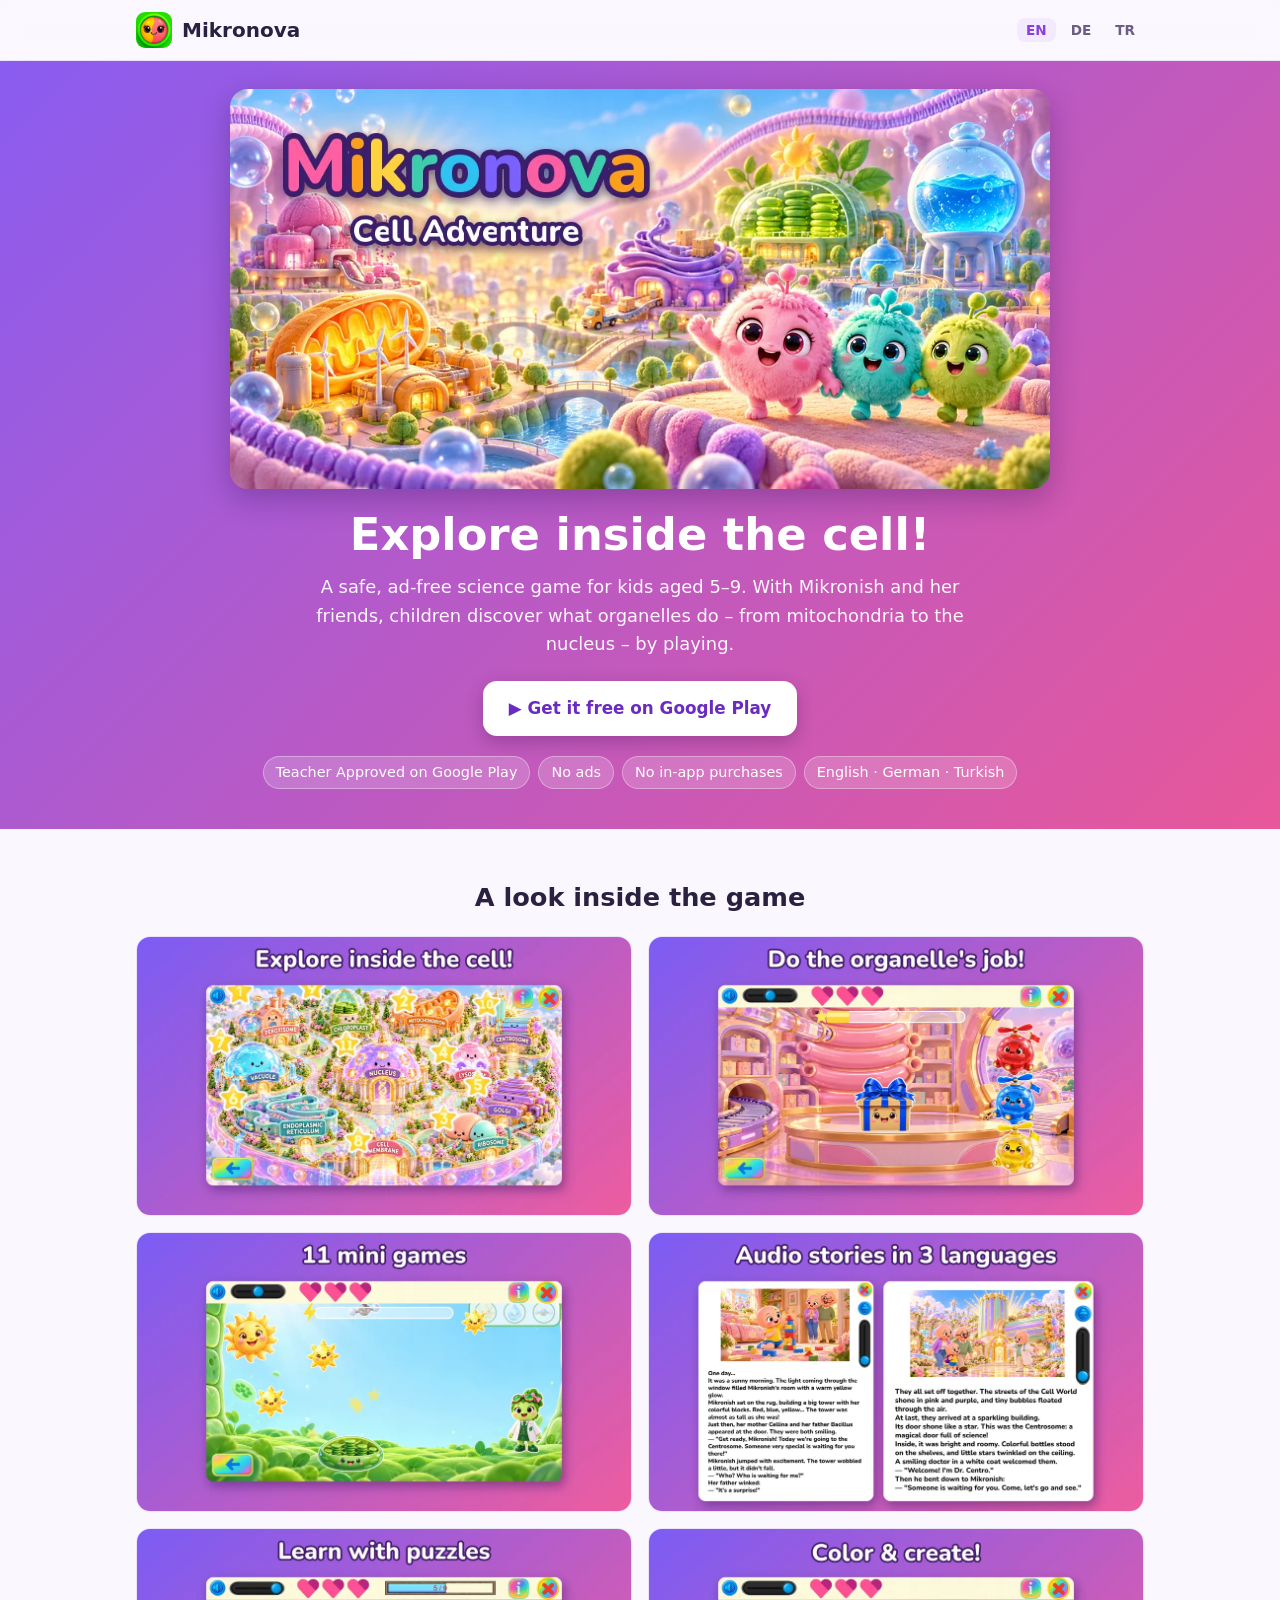
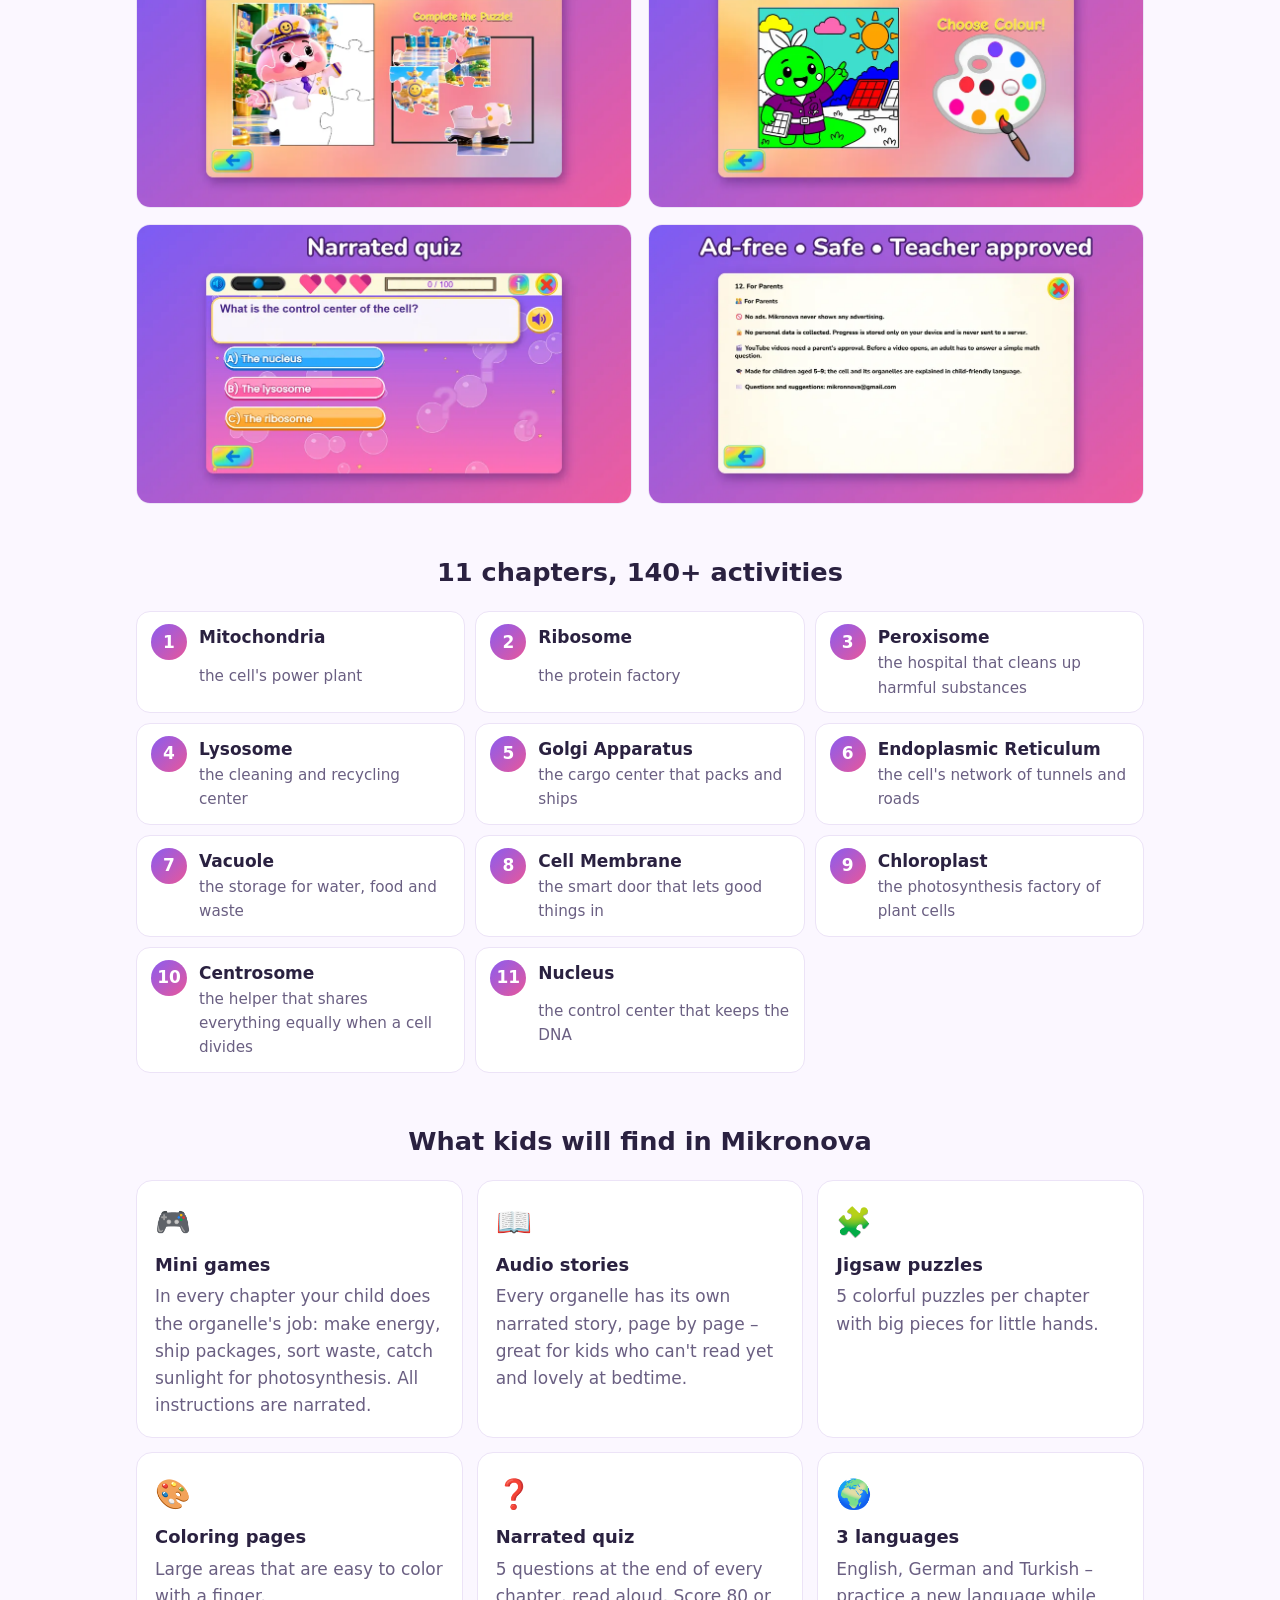
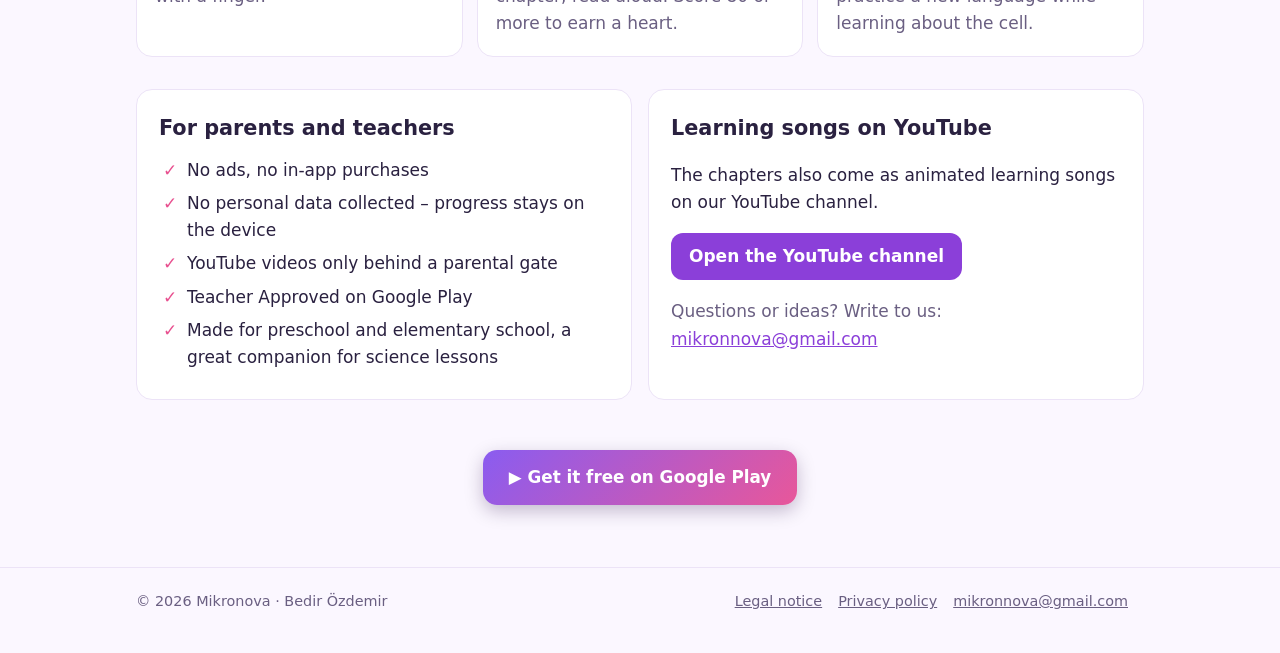
<file: index.html>
<!doctype html>
<html lang="en">
<head>
  <meta charset="utf-8">
  <meta name="viewport" content="width=device-width, initial-scale=1">
  <title>Mikronova – Cell Adventure: Science Learning Game for Kids (5–9)</title>
  <meta name="description" content="Mikronova: an ad-free educational game for kids aged 5–9. Explore the cell in 11 chapters with mini games, audio stories, puzzles, coloring pages and a narrated quiz. Teacher Approved on Google Play.">
  <link rel="canonical" href="https://mikronova-app.github.io/">
  <link rel="alternate" hreflang="en" href="https://mikronova-app.github.io/">
  <link rel="alternate" hreflang="de" href="https://mikronova-app.github.io/de.html">
  <link rel="alternate" hreflang="tr" href="https://mikronova-app.github.io/tr.html">
  <link rel="alternate" hreflang="x-default" href="https://mikronova-app.github.io/">
  <meta property="og:type" content="website">
  <meta property="og:title" content="Mikronova – Cell Adventure: Science Learning Game for Kids (5–9)">
  <meta property="og:description" content="Mikronova: an ad-free educational game for kids aged 5–9. Explore the cell in 11 chapters with mini games, audio stories, puzzles, coloring pages and a narrated quiz. Teacher Approved on Google Play.">
  <meta property="og:image" content="https://mikronova-app.github.io/img/og.jpg">
  <meta property="og:url" content="https://mikronova-app.github.io/">
  <meta name="twitter:card" content="summary_large_image">
  <link rel="stylesheet" href="style.css">
  <link rel="icon" href="img/icon.png">
  <script type="application/ld+json">{"@context": "https://schema.org", "@type": "MobileApplication", "name": "Mikronova", "operatingSystem": "Android", "applicationCategory": "EducationalApplication", "inLanguage": ["en", "de", "tr"], "url": "https://mikronova-app.github.io/", "installUrl": "https://play.google.com/store/apps/details?id=com.micronova.mikronova", "description": "Mikronova: an ad-free educational game for kids aged 5–9. Explore the cell in 11 chapters with mini games, audio stories, puzzles, coloring pages and a narrated quiz. Teacher Approved on Google Play.", "image": "https://mikronova-app.github.io/img/og.jpg", "offers": {"@type": "Offer", "price": "0", "priceCurrency": "EUR"}, "author": {"@type": "Person", "name": "Bedir Özdemir"}, "audience": {"@type": "PeopleAudience", "suggestedMinAge": 5, "suggestedMaxAge": 9}}</script>
</head>
<body>
<header class="top">
  <div class="wrap bar">
    <a class="brand" href="index.html"><img src="img/icon.png" alt="" width="36" height="36">Mikronova</a>
    <nav class="lang" aria-label="Language"><a href="index.html" hreflang="en" lang="en" aria-current="page">EN</a><a href="de.html" hreflang="de" lang="de">DE</a><a href="tr.html" hreflang="tr" lang="tr">TR</a></nav>
  </div>
</header>
<main>
  <section class="hero">
    <div class="wrap">
      <img class="banner" src="img/banner-en.webp" alt="Mikronova" width="1024" height="500">
      <h1>Explore inside the cell!</h1>
      <p class="lead">A safe, ad-free science game for kids aged 5–9. With Mikronish and her friends, children discover what organelles do – from mitochondria to the nucleus – by playing.</p>
      <a class="play" href="https://play.google.com/store/apps/details?id=com.micronova.mikronova" rel="noopener">▶ Get it free on Google Play</a>
      <ul class="badges"><li>Teacher Approved on Google Play</li><li>No ads</li><li>No in-app purchases</li><li>English · German · Turkish</li></ul>
    </div>
  </section>

  <section class="wrap">
    <h2>A look inside the game</h2>
    <div class="shots">
      <figure><img src="img/shot1-en.webp" alt="Explore inside the cell!" loading="lazy" width="1000" height="563"></figure>
      <figure><img src="img/shot2-en.webp" alt="Do the organelle&#x27;s job!" loading="lazy" width="1000" height="563"></figure>
      <figure><img src="img/shot3-en.webp" alt="11 mini games" loading="lazy" width="1000" height="563"></figure>
      <figure><img src="img/shot4-en.webp" alt="Audio stories in 3 languages" loading="lazy" width="1000" height="563"></figure>
      <figure><img src="img/shot5-en.webp" alt="Learn with puzzles" loading="lazy" width="1000" height="563"></figure>
      <figure><img src="img/shot6-en.webp" alt="Color &amp; create!" loading="lazy" width="1000" height="563"></figure>
      <figure><img src="img/shot7-en.webp" alt="Narrated quiz" loading="lazy" width="1000" height="563"></figure>
      <figure><img src="img/shot8-en.webp" alt="Ad-free • Safe • Teacher approved" loading="lazy" width="1000" height="563"></figure>
    </div>
  </section>

  <section class="wrap">
    <h2>11 chapters, 140+ activities</h2>
    <ol class="org">
      <li><span class="n">1</span><strong>Mitochondria</strong><span>the cell&#x27;s power plant</span></li>
      <li><span class="n">2</span><strong>Ribosome</strong><span>the protein factory</span></li>
      <li><span class="n">3</span><strong>Peroxisome</strong><span>the hospital that cleans up harmful substances</span></li>
      <li><span class="n">4</span><strong>Lysosome</strong><span>the cleaning and recycling center</span></li>
      <li><span class="n">5</span><strong>Golgi Apparatus</strong><span>the cargo center that packs and ships</span></li>
      <li><span class="n">6</span><strong>Endoplasmic Reticulum</strong><span>the cell&#x27;s network of tunnels and roads</span></li>
      <li><span class="n">7</span><strong>Vacuole</strong><span>the storage for water, food and waste</span></li>
      <li><span class="n">8</span><strong>Cell Membrane</strong><span>the smart door that lets good things in</span></li>
      <li><span class="n">9</span><strong>Chloroplast</strong><span>the photosynthesis factory of plant cells</span></li>
      <li><span class="n">10</span><strong>Centrosome</strong><span>the helper that shares everything equally when a cell divides</span></li>
      <li><span class="n">11</span><strong>Nucleus</strong><span>the control center that keeps the DNA</span></li>
    </ol>
  </section>

  <section class="wrap">
    <h2>What kids will find in Mikronova</h2>
    <div class="feat">
      <div class="f"><div class="ic" aria-hidden="true">🎮</div><h3>Mini games</h3><p>In every chapter your child does the organelle&#x27;s job: make energy, ship packages, sort waste, catch sunlight for photosynthesis. All instructions are narrated.</p></div>
      <div class="f"><div class="ic" aria-hidden="true">📖</div><h3>Audio stories</h3><p>Every organelle has its own narrated story, page by page – great for kids who can&#x27;t read yet and lovely at bedtime.</p></div>
      <div class="f"><div class="ic" aria-hidden="true">🧩</div><h3>Jigsaw puzzles</h3><p>5 colorful puzzles per chapter with big pieces for little hands.</p></div>
      <div class="f"><div class="ic" aria-hidden="true">🎨</div><h3>Coloring pages</h3><p>Large areas that are easy to color with a finger.</p></div>
      <div class="f"><div class="ic" aria-hidden="true">❓</div><h3>Narrated quiz</h3><p>5 questions at the end of every chapter, read aloud. Score 80 or more to earn a heart.</p></div>
      <div class="f"><div class="ic" aria-hidden="true">🌍</div><h3>3 languages</h3><p>English, German and Turkish – practice a new language while learning about the cell.</p></div>
    </div>
  </section>

  <section class="wrap two">
    <div class="card">
      <h2>For parents and teachers</h2>
      <ul class="check">
        <li>No ads, no in-app purchases</li>
        <li>No personal data collected – progress stays on the device</li>
        <li>YouTube videos only behind a parental gate</li>
        <li>Teacher Approved on Google Play</li>
        <li>Made for preschool and elementary school, a great companion for science lessons</li>
      </ul>
    </div>
    <div class="card">
      <h2>Learning songs on YouTube</h2>
      <p>The chapters also come as animated learning songs on our YouTube channel.</p>
      <a class="btn" href="https://www.youtube.com/@mikronova" rel="noopener">Open the YouTube channel</a>
      <p class="contact">Questions or ideas? Write to us: <a href="mailto:mikronnova@gmail.com">mikronnova@gmail.com</a></p>
    </div>
  </section>

  <section class="wrap cta">
    <a class="play" href="https://play.google.com/store/apps/details?id=com.micronova.mikronova" rel="noopener">▶ Get it free on Google Play</a>
  </section>
</main>
<footer>
  <div class="wrap foot">
    <span>© 2026 Mikronova · Bedir Özdemir</span>
    <nav><a href="impressum.html">Legal notice</a><a href="datenschutz.html#en">Privacy policy</a><a href="mailto:mikronnova@gmail.com">mikronnova@gmail.com</a></nav>
  </div>
</footer>
</body>
</html>
</file>
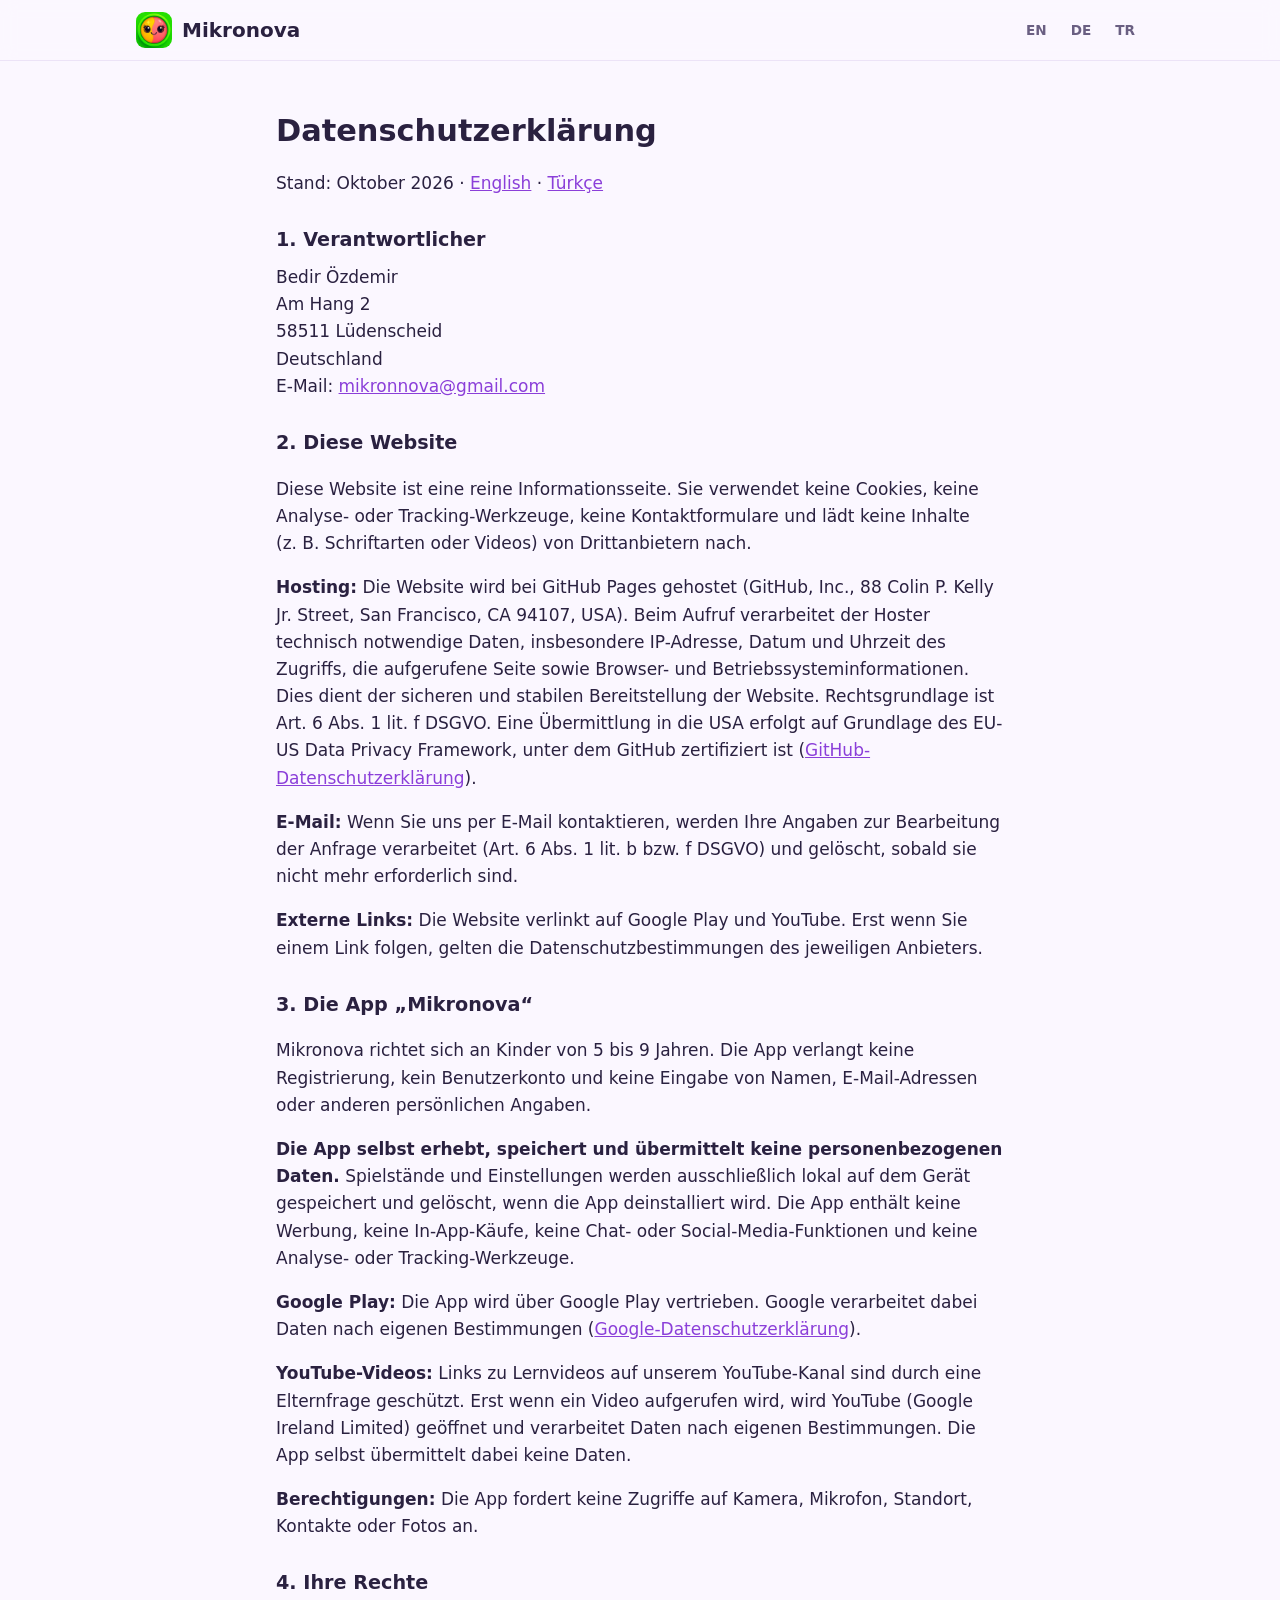
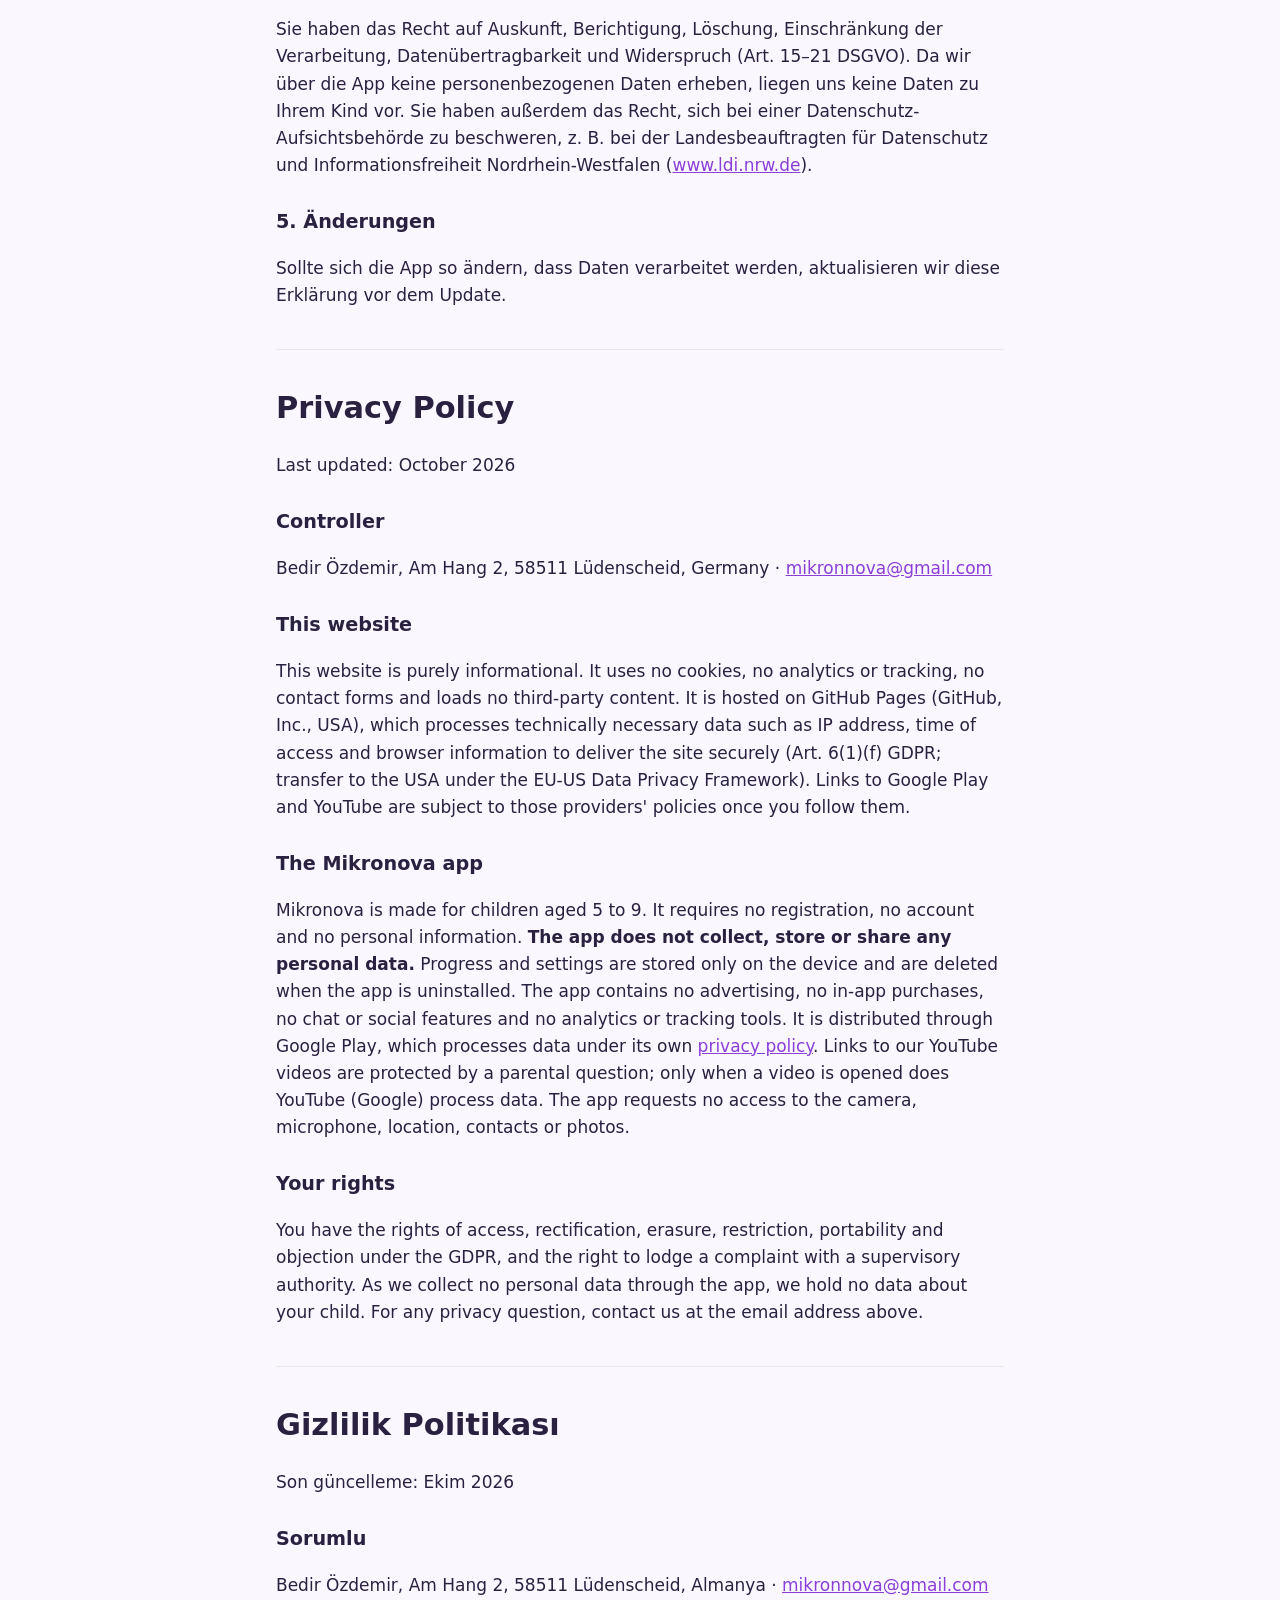
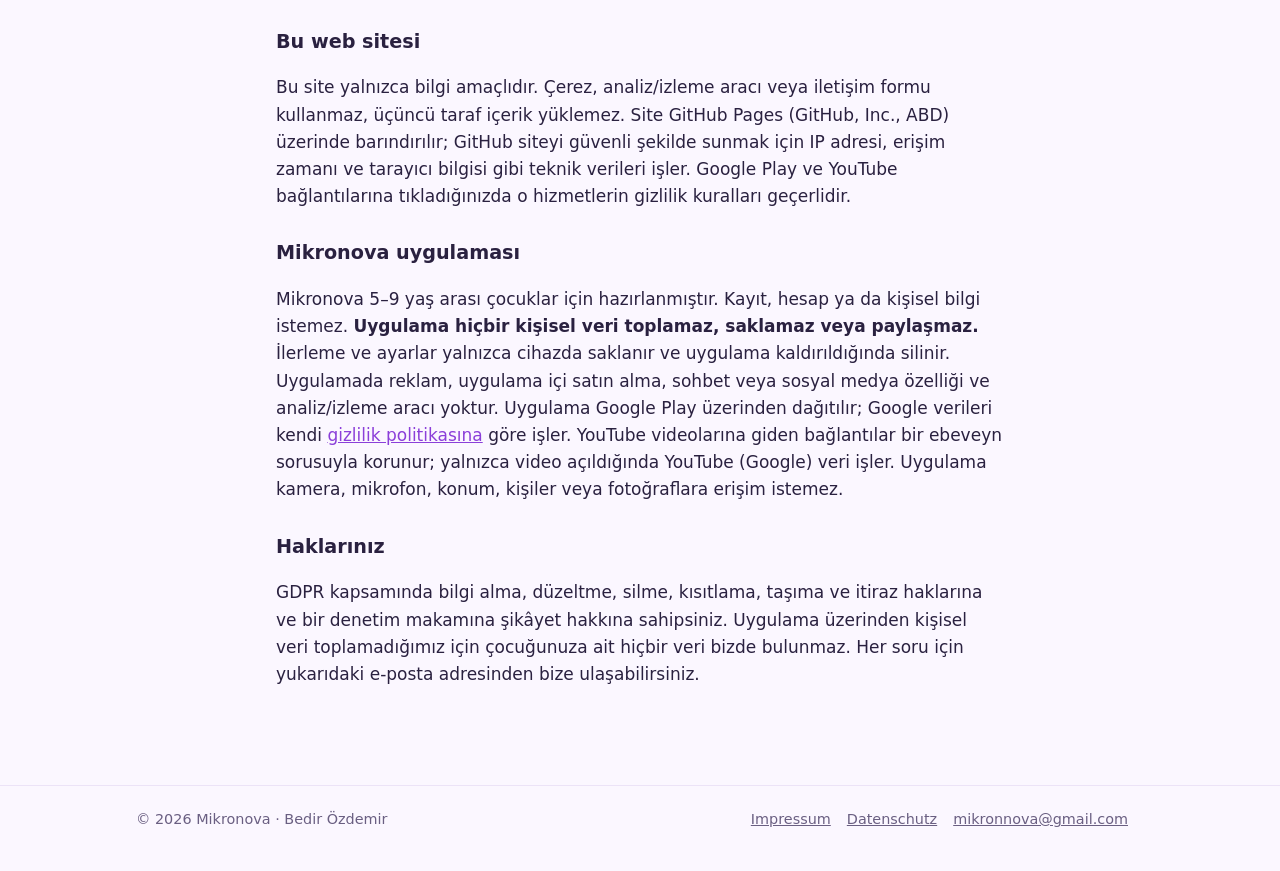
<file: datenschutz.html>
<!doctype html>
<html lang="de">
<head>
  <meta charset="utf-8">
  <meta name="viewport" content="width=device-width, initial-scale=1">
  <title>Mikronova – Datenschutz / Privacy Policy / Gizlilik Politikası</title>
  <link rel="stylesheet" href="style.css">
  <link rel="icon" href="img/icon.png">
</head>
<body>
<header class="top">
  <div class="wrap bar">
    <a class="brand" href="de.html"><img src="img/icon.png" alt="" width="36" height="36">Mikronova</a>
    <nav class="lang" aria-label="Sprache"><a href="index.html" hreflang="en" lang="en">EN</a><a href="de.html" hreflang="de" lang="de">DE</a><a href="tr.html" hreflang="tr" lang="tr">TR</a></nav>
  </div>
</header>
<main class="wrap doc">
  <h1>Datenschutzerklärung</h1>
  <p>Stand: Oktober 2026 · <a href="#en">English</a> · <a href="#tr">Türkçe</a></p>
  <h2>1. Verantwortlicher</h2>
  <address>Bedir Özdemir<br>
    Am Hang 2<br>
    58511 Lüdenscheid<br>
    Deutschland<br>E-Mail: <a href="mailto:mikronnova@gmail.com">mikronnova@gmail.com</a></address>

  <h2>2. Diese Website</h2>
  <p>Diese Website ist eine reine Informationsseite. Sie verwendet keine Cookies, keine Analyse- oder Tracking-Werkzeuge, keine Kontaktformulare und lädt keine Inhalte (z.&nbsp;B. Schriftarten oder Videos) von Drittanbietern nach.</p>
  <p><strong>Hosting:</strong> Die Website wird bei GitHub Pages gehostet (GitHub, Inc., 88 Colin P. Kelly Jr. Street, San Francisco, CA 94107, USA). Beim Aufruf verarbeitet der Hoster technisch notwendige Daten, insbesondere IP-Adresse, Datum und Uhrzeit des Zugriffs, die aufgerufene Seite sowie Browser- und Betriebssysteminformationen. Dies dient der sicheren und stabilen Bereitstellung der Website. Rechtsgrundlage ist Art. 6 Abs. 1 lit. f DSGVO. Eine Übermittlung in die USA erfolgt auf Grundlage des EU-US Data Privacy Framework, unter dem GitHub zertifiziert ist (<a href="https://docs.github.com/site-policy/privacy-policies/github-general-privacy-statement" rel="noopener">GitHub-Datenschutzerklärung</a>).</p>
  <p><strong>E-Mail:</strong> Wenn Sie uns per E-Mail kontaktieren, werden Ihre Angaben zur Bearbeitung der Anfrage verarbeitet (Art. 6 Abs. 1 lit. b bzw. f DSGVO) und gelöscht, sobald sie nicht mehr erforderlich sind.</p>
  <p><strong>Externe Links:</strong> Die Website verlinkt auf Google Play und YouTube. Erst wenn Sie einem Link folgen, gelten die Datenschutzbestimmungen des jeweiligen Anbieters.</p>

  <h2>3. Die App „Mikronova“</h2>
  <p>Mikronova richtet sich an Kinder von 5 bis 9 Jahren. Die App verlangt keine Registrierung, kein Benutzerkonto und keine Eingabe von Namen, E-Mail-Adressen oder anderen persönlichen Angaben.</p>
  <p><strong>Die App selbst erhebt, speichert und übermittelt keine personenbezogenen Daten.</strong> Spielstände und Einstellungen werden ausschließlich lokal auf dem Gerät gespeichert und gelöscht, wenn die App deinstalliert wird. Die App enthält keine Werbung, keine In-App-Käufe, keine Chat- oder Social-Media-Funktionen und keine Analyse- oder Tracking-Werkzeuge.</p>
  <p><strong>Google Play:</strong> Die App wird über Google Play vertrieben. Google verarbeitet dabei Daten nach eigenen Bestimmungen (<a href="https://policies.google.com/privacy" rel="noopener">Google-Datenschutzerklärung</a>).</p>
  <p><strong>YouTube-Videos:</strong> Links zu Lernvideos auf unserem YouTube-Kanal sind durch eine Elternfrage geschützt. Erst wenn ein Video aufgerufen wird, wird YouTube (Google Ireland Limited) geöffnet und verarbeitet Daten nach eigenen Bestimmungen. Die App selbst übermittelt dabei keine Daten.</p>
  <p><strong>Berechtigungen:</strong> Die App fordert keine Zugriffe auf Kamera, Mikrofon, Standort, Kontakte oder Fotos an.</p>

  <h2>4. Ihre Rechte</h2>
  <p>Sie haben das Recht auf Auskunft, Berichtigung, Löschung, Einschränkung der Verarbeitung, Datenübertragbarkeit und Widerspruch (Art. 15–21 DSGVO). Da wir über die App keine personenbezogenen Daten erheben, liegen uns keine Daten zu Ihrem Kind vor. Sie haben außerdem das Recht, sich bei einer Datenschutz-Aufsichtsbehörde zu beschweren, z.&nbsp;B. bei der Landesbeauftragten für Datenschutz und Informationsfreiheit Nordrhein-Westfalen (<a href="https://www.ldi.nrw.de" rel="noopener">www.ldi.nrw.de</a>).</p>
  <h2>5. Änderungen</h2>
  <p>Sollte sich die App so ändern, dass Daten verarbeitet werden, aktualisieren wir diese Erklärung vor dem Update.</p>

  <hr>
  <section id="en" lang="en">
    <h1>Privacy Policy</h1>
    <p>Last updated: October 2026</p>
    <h2>Controller</h2>
    <p>Bedir Özdemir, Am Hang 2, 58511 Lüdenscheid, Germany · <a href="mailto:mikronnova@gmail.com">mikronnova@gmail.com</a></p>
    <h2>This website</h2>
    <p>This website is purely informational. It uses no cookies, no analytics or tracking, no contact forms and loads no third-party content. It is hosted on GitHub Pages (GitHub, Inc., USA), which processes technically necessary data such as IP address, time of access and browser information to deliver the site securely (Art. 6(1)(f) GDPR; transfer to the USA under the EU-US Data Privacy Framework). Links to Google Play and YouTube are subject to those providers' policies once you follow them.</p>
    <h2>The Mikronova app</h2>
    <p>Mikronova is made for children aged 5 to 9. It requires no registration, no account and no personal information. <strong>The app does not collect, store or share any personal data.</strong> Progress and settings are stored only on the device and are deleted when the app is uninstalled. The app contains no advertising, no in-app purchases, no chat or social features and no analytics or tracking tools. It is distributed through Google Play, which processes data under its own <a href="https://policies.google.com/privacy" rel="noopener">privacy policy</a>. Links to our YouTube videos are protected by a parental question; only when a video is opened does YouTube (Google) process data. The app requests no access to the camera, microphone, location, contacts or photos.</p>
    <h2>Your rights</h2>
    <p>You have the rights of access, rectification, erasure, restriction, portability and objection under the GDPR, and the right to lodge a complaint with a supervisory authority. As we collect no personal data through the app, we hold no data about your child. For any privacy question, contact us at the email address above.</p>
  </section>

  <hr>
  <section id="tr" lang="tr">
    <h1>Gizlilik Politikası</h1>
    <p>Son güncelleme: Ekim 2026</p>
    <h2>Sorumlu</h2>
    <p>Bedir Özdemir, Am Hang 2, 58511 Lüdenscheid, Almanya · <a href="mailto:mikronnova@gmail.com">mikronnova@gmail.com</a></p>
    <h2>Bu web sitesi</h2>
    <p>Bu site yalnızca bilgi amaçlıdır. Çerez, analiz/izleme aracı veya iletişim formu kullanmaz, üçüncü taraf içerik yüklemez. Site GitHub Pages (GitHub, Inc., ABD) üzerinde barındırılır; GitHub siteyi güvenli şekilde sunmak için IP adresi, erişim zamanı ve tarayıcı bilgisi gibi teknik verileri işler. Google Play ve YouTube bağlantılarına tıkladığınızda o hizmetlerin gizlilik kuralları geçerlidir.</p>
    <h2>Mikronova uygulaması</h2>
    <p>Mikronova 5–9 yaş arası çocuklar için hazırlanmıştır. Kayıt, hesap ya da kişisel bilgi istemez. <strong>Uygulama hiçbir kişisel veri toplamaz, saklamaz veya paylaşmaz.</strong> İlerleme ve ayarlar yalnızca cihazda saklanır ve uygulama kaldırıldığında silinir. Uygulamada reklam, uygulama içi satın alma, sohbet veya sosyal medya özelliği ve analiz/izleme aracı yoktur. Uygulama Google Play üzerinden dağıtılır; Google verileri kendi <a href="https://policies.google.com/privacy" rel="noopener">gizlilik politikasına</a> göre işler. YouTube videolarına giden bağlantılar bir ebeveyn sorusuyla korunur; yalnızca video açıldığında YouTube (Google) veri işler. Uygulama kamera, mikrofon, konum, kişiler veya fotoğraflara erişim istemez.</p>
    <h2>Haklarınız</h2>
    <p>GDPR kapsamında bilgi alma, düzeltme, silme, kısıtlama, taşıma ve itiraz haklarına ve bir denetim makamına şikâyet hakkına sahipsiniz. Uygulama üzerinden kişisel veri toplamadığımız için çocuğunuza ait hiçbir veri bizde bulunmaz. Her soru için yukarıdaki e-posta adresinden bize ulaşabilirsiniz.</p>
  </section>
</main>
<footer>
  <div class="wrap foot">
    <span>© 2026 Mikronova · Bedir Özdemir</span>
    <nav><a href="impressum.html">Impressum</a><a href="datenschutz.html">Datenschutz</a><a href="mailto:mikronnova@gmail.com">mikronnova@gmail.com</a></nav>
  </div>
</footer>
</body>
</html>
</file>
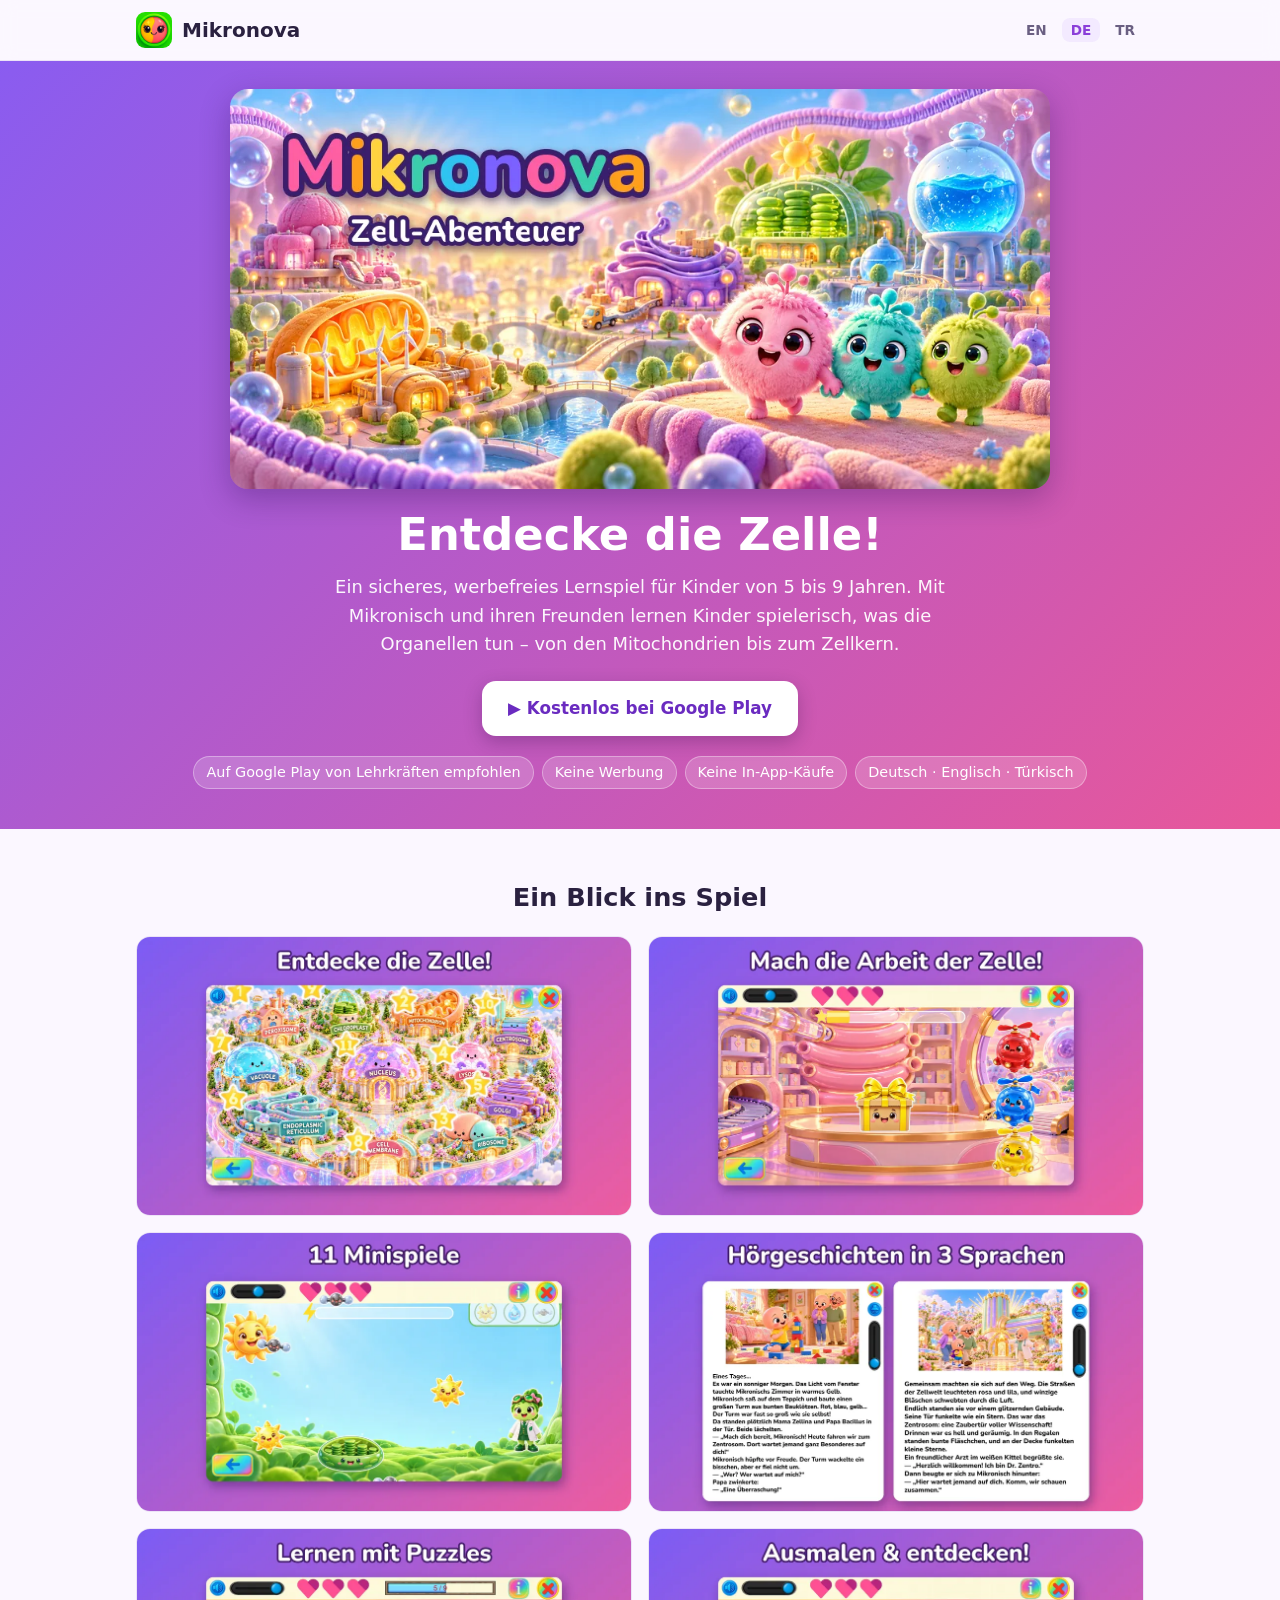
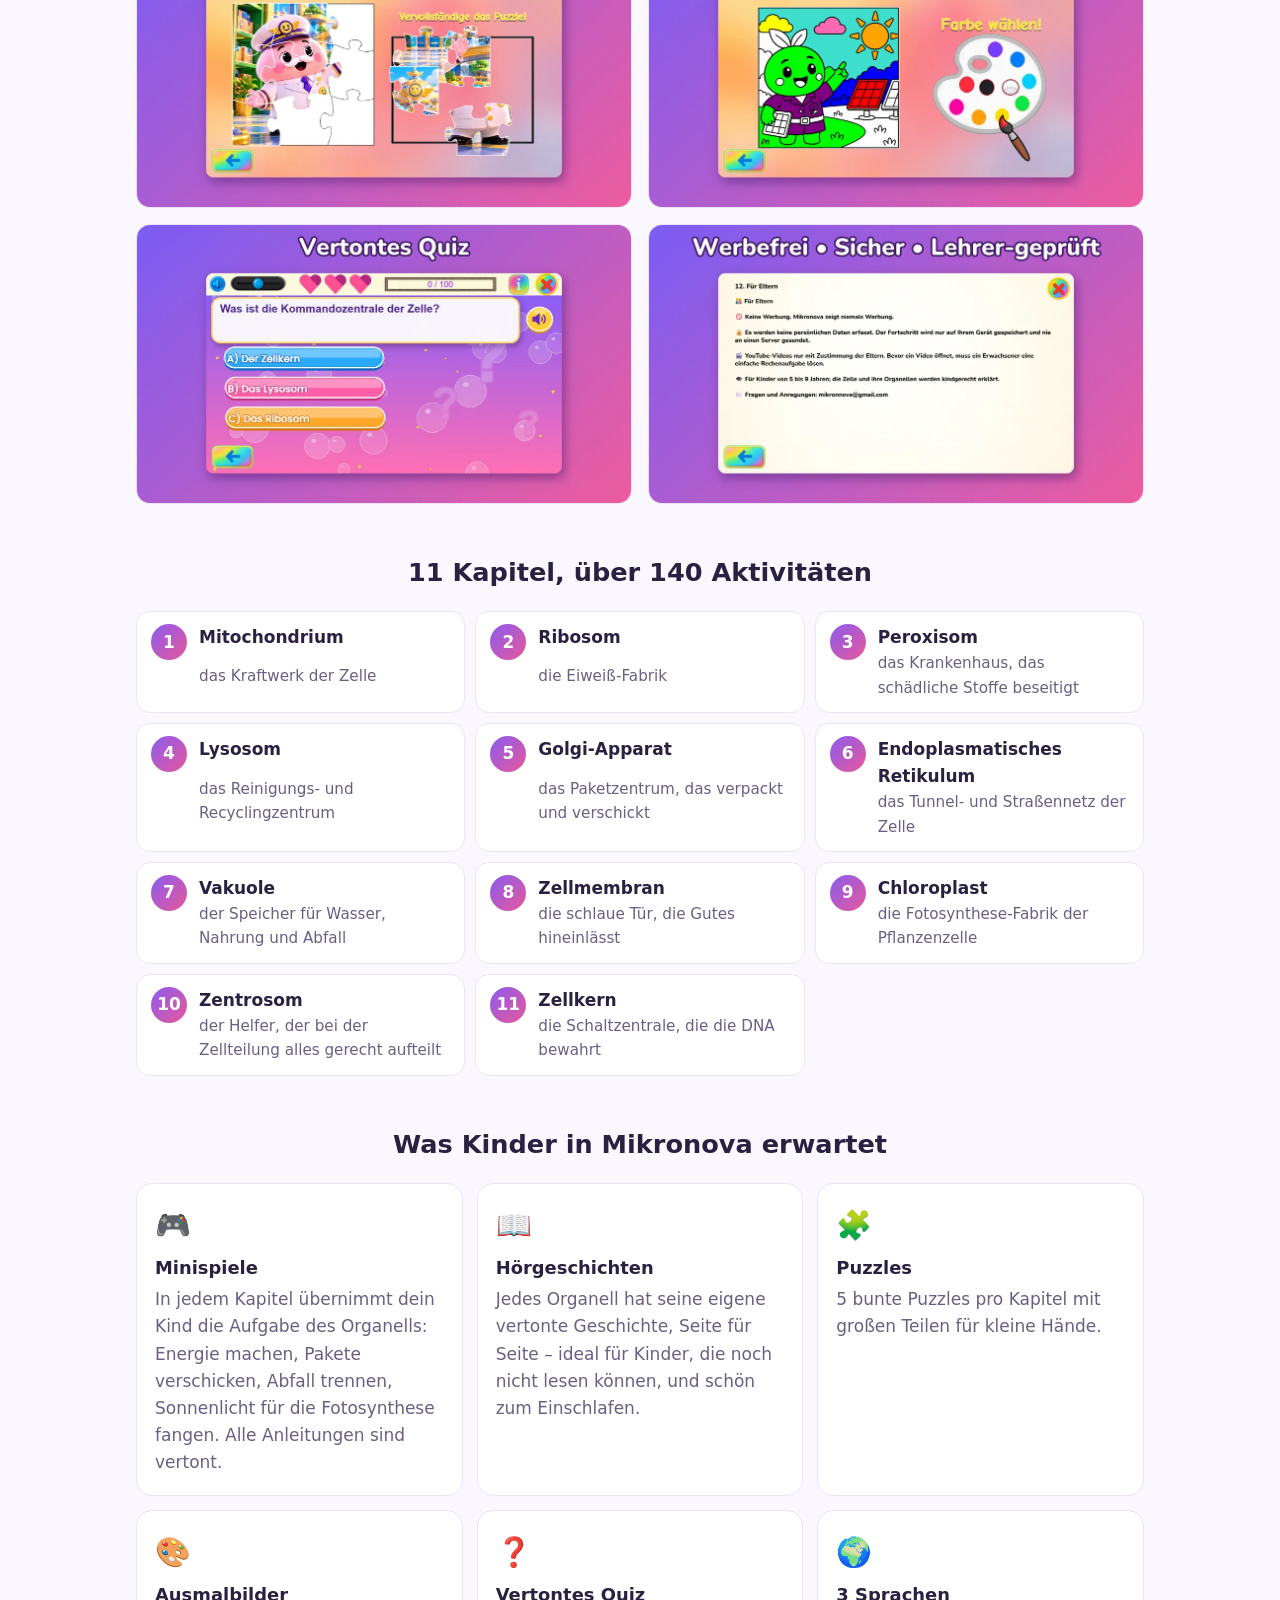
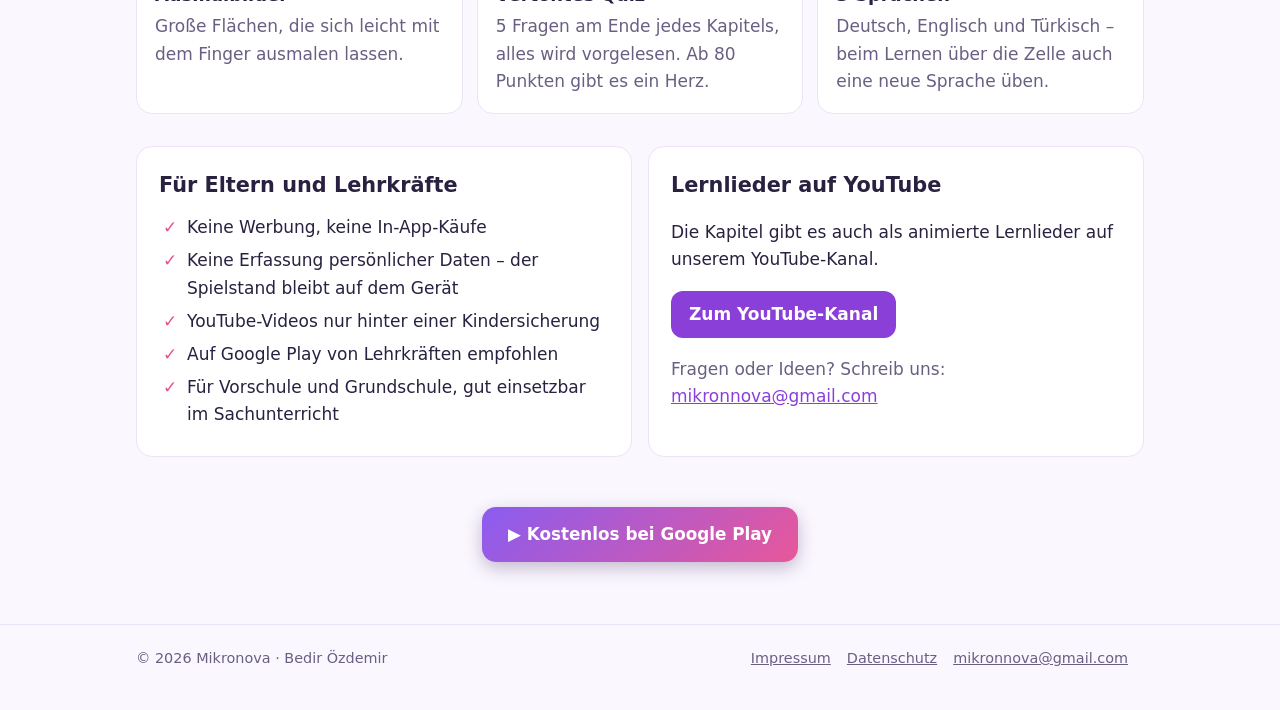
<file: de.html>
<!doctype html>
<html lang="de">
<head>
  <meta charset="utf-8">
  <meta name="viewport" content="width=device-width, initial-scale=1">
  <title>Mikronova – Zell-Abenteuer: Lernspiel für Kinder (5–9) | Biologie spielerisch</title>
  <meta name="description" content="Mikronova: werbefreies Lernspiel für Kinder von 5 bis 9 Jahren. Entdecke die Zelle in 11 Kapiteln mit Minispielen, Hörgeschichten, Puzzles, Ausmalbildern und vertontem Quiz. Auf Google Play von Lehrkräften empfohlen.">
  <link rel="canonical" href="https://mikronova-app.github.io/de.html">
  <link rel="alternate" hreflang="en" href="https://mikronova-app.github.io/">
  <link rel="alternate" hreflang="de" href="https://mikronova-app.github.io/de.html">
  <link rel="alternate" hreflang="tr" href="https://mikronova-app.github.io/tr.html">
  <link rel="alternate" hreflang="x-default" href="https://mikronova-app.github.io/">
  <meta property="og:type" content="website">
  <meta property="og:title" content="Mikronova – Zell-Abenteuer: Lernspiel für Kinder (5–9) | Biologie spielerisch">
  <meta property="og:description" content="Mikronova: werbefreies Lernspiel für Kinder von 5 bis 9 Jahren. Entdecke die Zelle in 11 Kapiteln mit Minispielen, Hörgeschichten, Puzzles, Ausmalbildern und vertontem Quiz. Auf Google Play von Lehrkräften empfohlen.">
  <meta property="og:image" content="https://mikronova-app.github.io/img/og.jpg">
  <meta property="og:url" content="https://mikronova-app.github.io/de.html">
  <meta name="twitter:card" content="summary_large_image">
  <link rel="stylesheet" href="style.css">
  <link rel="icon" href="img/icon.png">
  <script type="application/ld+json">{"@context": "https://schema.org", "@type": "MobileApplication", "name": "Mikronova", "operatingSystem": "Android", "applicationCategory": "EducationalApplication", "inLanguage": ["en", "de", "tr"], "url": "https://mikronova-app.github.io/de.html", "installUrl": "https://play.google.com/store/apps/details?id=com.micronova.mikronova", "description": "Mikronova: werbefreies Lernspiel für Kinder von 5 bis 9 Jahren. Entdecke die Zelle in 11 Kapiteln mit Minispielen, Hörgeschichten, Puzzles, Ausmalbildern und vertontem Quiz. Auf Google Play von Lehrkräften empfohlen.", "image": "https://mikronova-app.github.io/img/og.jpg", "offers": {"@type": "Offer", "price": "0", "priceCurrency": "EUR"}, "author": {"@type": "Person", "name": "Bedir Özdemir"}, "audience": {"@type": "PeopleAudience", "suggestedMinAge": 5, "suggestedMaxAge": 9}}</script>
</head>
<body>
<header class="top">
  <div class="wrap bar">
    <a class="brand" href="de.html"><img src="img/icon.png" alt="" width="36" height="36">Mikronova</a>
    <nav class="lang" aria-label="Sprache"><a href="index.html" hreflang="en" lang="en">EN</a><a href="de.html" hreflang="de" lang="de" aria-current="page">DE</a><a href="tr.html" hreflang="tr" lang="tr">TR</a></nav>
  </div>
</header>
<main>
  <section class="hero">
    <div class="wrap">
      <img class="banner" src="img/banner-de.webp" alt="Mikronova" width="1024" height="500">
      <h1>Entdecke die Zelle!</h1>
      <p class="lead">Ein sicheres, werbefreies Lernspiel für Kinder von 5 bis 9 Jahren. Mit Mikronisch und ihren Freunden lernen Kinder spielerisch, was die Organellen tun – von den Mitochondrien bis zum Zellkern.</p>
      <a class="play" href="https://play.google.com/store/apps/details?id=com.micronova.mikronova" rel="noopener">▶ Kostenlos bei Google Play</a>
      <ul class="badges"><li>Auf Google Play von Lehrkräften empfohlen</li><li>Keine Werbung</li><li>Keine In-App-Käufe</li><li>Deutsch · Englisch · Türkisch</li></ul>
    </div>
  </section>

  <section class="wrap">
    <h2>Ein Blick ins Spiel</h2>
    <div class="shots">
      <figure><img src="img/shot1-de.webp" alt="Entdecke die Zelle!" loading="lazy" width="1000" height="563"></figure>
      <figure><img src="img/shot2-de.webp" alt="Mach die Arbeit der Zelle!" loading="lazy" width="1000" height="563"></figure>
      <figure><img src="img/shot3-de.webp" alt="11 Minispiele" loading="lazy" width="1000" height="563"></figure>
      <figure><img src="img/shot4-de.webp" alt="Hörgeschichten in 3 Sprachen" loading="lazy" width="1000" height="563"></figure>
      <figure><img src="img/shot5-de.webp" alt="Lernen mit Puzzles" loading="lazy" width="1000" height="563"></figure>
      <figure><img src="img/shot6-de.webp" alt="Ausmalen &amp; entdecken!" loading="lazy" width="1000" height="563"></figure>
      <figure><img src="img/shot7-de.webp" alt="Vertontes Quiz" loading="lazy" width="1000" height="563"></figure>
      <figure><img src="img/shot8-de.webp" alt="Werbefrei • Sicher • Lehrer-geprüft" loading="lazy" width="1000" height="563"></figure>
    </div>
  </section>

  <section class="wrap">
    <h2>11 Kapitel, über 140 Aktivitäten</h2>
    <ol class="org">
      <li><span class="n">1</span><strong>Mitochondrium</strong><span>das Kraftwerk der Zelle</span></li>
      <li><span class="n">2</span><strong>Ribosom</strong><span>die Eiweiß-Fabrik</span></li>
      <li><span class="n">3</span><strong>Peroxisom</strong><span>das Krankenhaus, das schädliche Stoffe beseitigt</span></li>
      <li><span class="n">4</span><strong>Lysosom</strong><span>das Reinigungs- und Recyclingzentrum</span></li>
      <li><span class="n">5</span><strong>Golgi-Apparat</strong><span>das Paketzentrum, das verpackt und verschickt</span></li>
      <li><span class="n">6</span><strong>Endoplasmatisches Retikulum</strong><span>das Tunnel- und Straßennetz der Zelle</span></li>
      <li><span class="n">7</span><strong>Vakuole</strong><span>der Speicher für Wasser, Nahrung und Abfall</span></li>
      <li><span class="n">8</span><strong>Zellmembran</strong><span>die schlaue Tür, die Gutes hineinlässt</span></li>
      <li><span class="n">9</span><strong>Chloroplast</strong><span>die Fotosynthese-Fabrik der Pflanzenzelle</span></li>
      <li><span class="n">10</span><strong>Zentrosom</strong><span>der Helfer, der bei der Zellteilung alles gerecht aufteilt</span></li>
      <li><span class="n">11</span><strong>Zellkern</strong><span>die Schaltzentrale, die die DNA bewahrt</span></li>
    </ol>
  </section>

  <section class="wrap">
    <h2>Was Kinder in Mikronova erwartet</h2>
    <div class="feat">
      <div class="f"><div class="ic" aria-hidden="true">🎮</div><h3>Minispiele</h3><p>In jedem Kapitel übernimmt dein Kind die Aufgabe des Organells: Energie machen, Pakete verschicken, Abfall trennen, Sonnenlicht für die Fotosynthese fangen. Alle Anleitungen sind vertont.</p></div>
      <div class="f"><div class="ic" aria-hidden="true">📖</div><h3>Hörgeschichten</h3><p>Jedes Organell hat seine eigene vertonte Geschichte, Seite für Seite – ideal für Kinder, die noch nicht lesen können, und schön zum Einschlafen.</p></div>
      <div class="f"><div class="ic" aria-hidden="true">🧩</div><h3>Puzzles</h3><p>5 bunte Puzzles pro Kapitel mit großen Teilen für kleine Hände.</p></div>
      <div class="f"><div class="ic" aria-hidden="true">🎨</div><h3>Ausmalbilder</h3><p>Große Flächen, die sich leicht mit dem Finger ausmalen lassen.</p></div>
      <div class="f"><div class="ic" aria-hidden="true">❓</div><h3>Vertontes Quiz</h3><p>5 Fragen am Ende jedes Kapitels, alles wird vorgelesen. Ab 80 Punkten gibt es ein Herz.</p></div>
      <div class="f"><div class="ic" aria-hidden="true">🌍</div><h3>3 Sprachen</h3><p>Deutsch, Englisch und Türkisch – beim Lernen über die Zelle auch eine neue Sprache üben.</p></div>
    </div>
  </section>

  <section class="wrap two">
    <div class="card">
      <h2>Für Eltern und Lehrkräfte</h2>
      <ul class="check">
        <li>Keine Werbung, keine In-App-Käufe</li>
        <li>Keine Erfassung persönlicher Daten – der Spielstand bleibt auf dem Gerät</li>
        <li>YouTube-Videos nur hinter einer Kindersicherung</li>
        <li>Auf Google Play von Lehrkräften empfohlen</li>
        <li>Für Vorschule und Grundschule, gut einsetzbar im Sachunterricht</li>
      </ul>
    </div>
    <div class="card">
      <h2>Lernlieder auf YouTube</h2>
      <p>Die Kapitel gibt es auch als animierte Lernlieder auf unserem YouTube-Kanal.</p>
      <a class="btn" href="https://www.youtube.com/@mikronova" rel="noopener">Zum YouTube-Kanal</a>
      <p class="contact">Fragen oder Ideen? Schreib uns: <a href="mailto:mikronnova@gmail.com">mikronnova@gmail.com</a></p>
    </div>
  </section>

  <section class="wrap cta">
    <a class="play" href="https://play.google.com/store/apps/details?id=com.micronova.mikronova" rel="noopener">▶ Kostenlos bei Google Play</a>
  </section>
</main>
<footer>
  <div class="wrap foot">
    <span>© 2026 Mikronova · Bedir Özdemir</span>
    <nav><a href="impressum.html">Impressum</a><a href="datenschutz.html">Datenschutz</a><a href="mailto:mikronnova@gmail.com">mikronnova@gmail.com</a></nav>
  </div>
</footer>
</body>
</html>
</file>
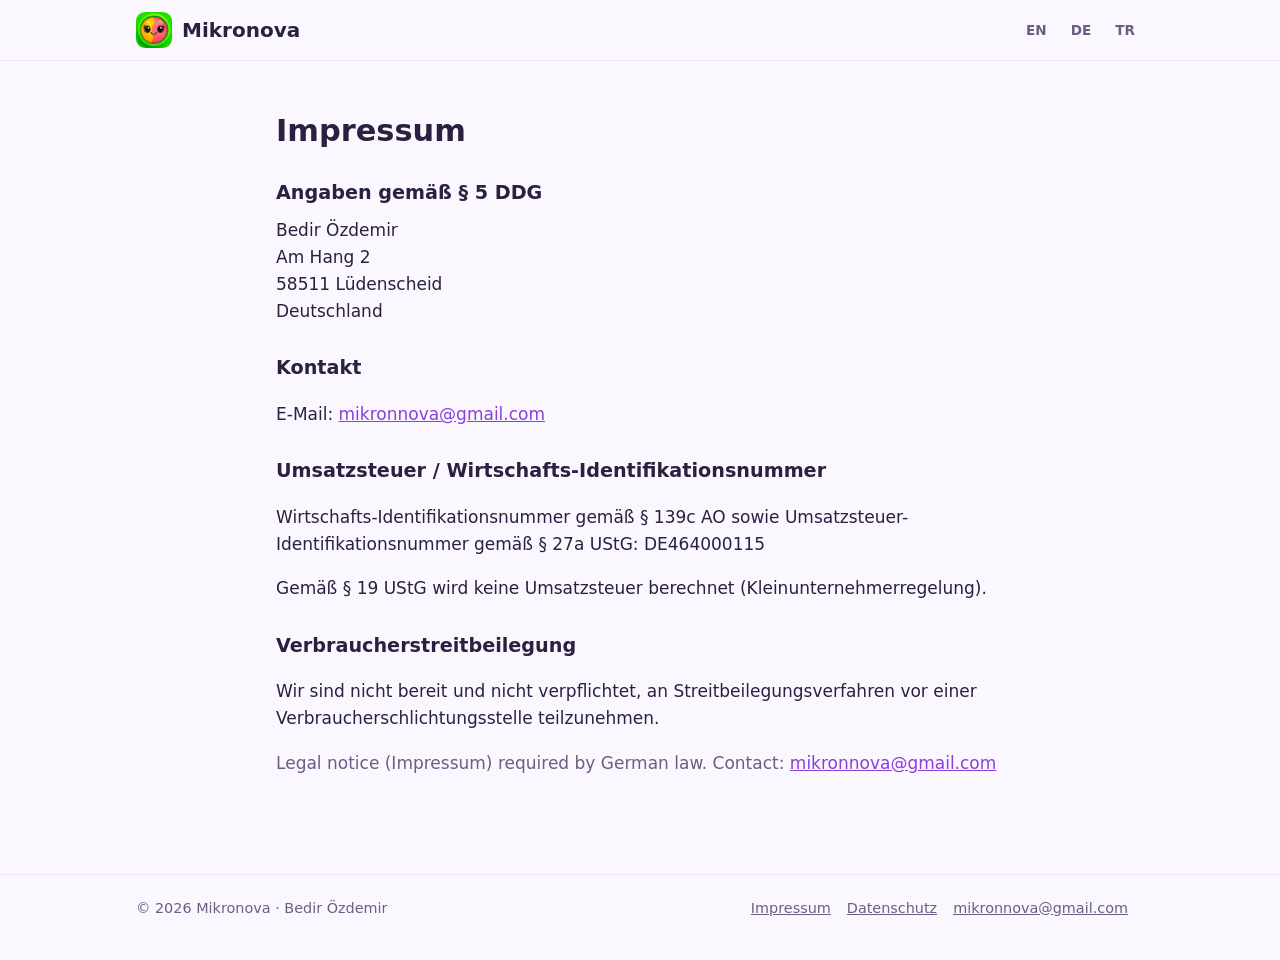
<file: impressum.html>
<!doctype html>
<html lang="de">
<head>
  <meta charset="utf-8">
  <meta name="viewport" content="width=device-width, initial-scale=1">
  <title>Impressum – Mikronova</title>
  <link rel="stylesheet" href="style.css">
  <link rel="icon" href="img/icon.png">
</head>
<body>
<header class="top">
  <div class="wrap bar">
    <a class="brand" href="de.html"><img src="img/icon.png" alt="" width="36" height="36">Mikronova</a>
    <nav class="lang" aria-label="Sprache"><a href="index.html" hreflang="en" lang="en">EN</a><a href="de.html" hreflang="de" lang="de">DE</a><a href="tr.html" hreflang="tr" lang="tr">TR</a></nav>
  </div>
</header>
<main class="wrap doc">
  <h1>Impressum</h1>
  <h2>Angaben gemäß § 5 DDG</h2>
  <address>
    Bedir Özdemir<br>
    Am Hang 2<br>
    58511 Lüdenscheid<br>
    Deutschland
  </address>
  <h2>Kontakt</h2>
  <p>E-Mail: <a href="mailto:mikronnova@gmail.com">mikronnova@gmail.com</a></p>
  <h2>Umsatzsteuer / Wirtschafts-Identifikationsnummer</h2>
  <p>Wirtschafts-Identifikationsnummer gemäß § 139c AO sowie Umsatzsteuer-Identifikationsnummer gemäß § 27a UStG: DE464000115</p>
  <p>Gemäß § 19 UStG wird keine Umsatzsteuer berechnet (Kleinunternehmerregelung).</p>
  <h2>Verbraucherstreitbeilegung</h2>
  <p>Wir sind nicht bereit und nicht verpflichtet, an Streitbeilegungsverfahren vor einer Verbraucherschlichtungsstelle teilzunehmen.</p>
  <p class="muted" lang="en">Legal notice (Impressum) required by German law. Contact: <a href="mailto:mikronnova@gmail.com">mikronnova@gmail.com</a></p>
</main>
<footer>
  <div class="wrap foot">
    <span>© 2026 Mikronova · Bedir Özdemir</span>
    <nav><a href="impressum.html">Impressum</a><a href="datenschutz.html">Datenschutz</a><a href="mailto:mikronnova@gmail.com">mikronnova@gmail.com</a></nav>
  </div>
</footer>
</body>
</html>
</file>
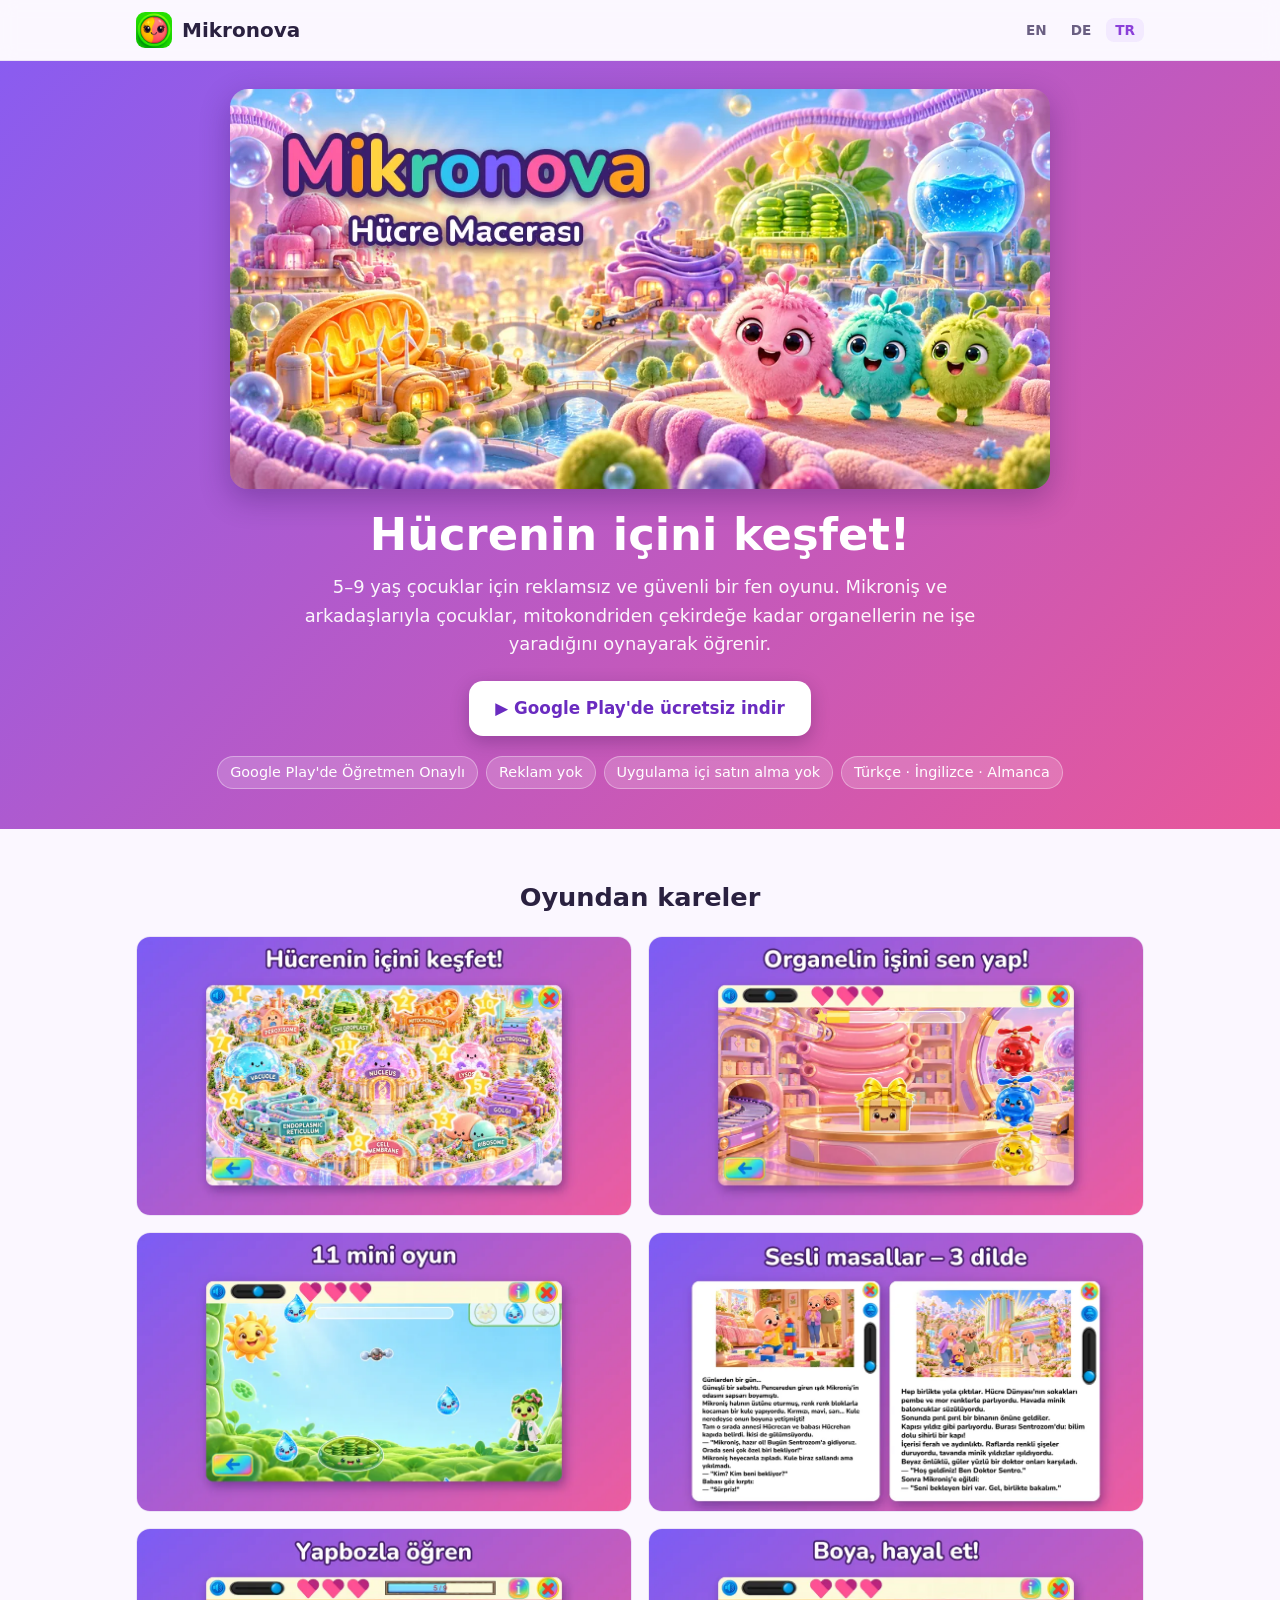
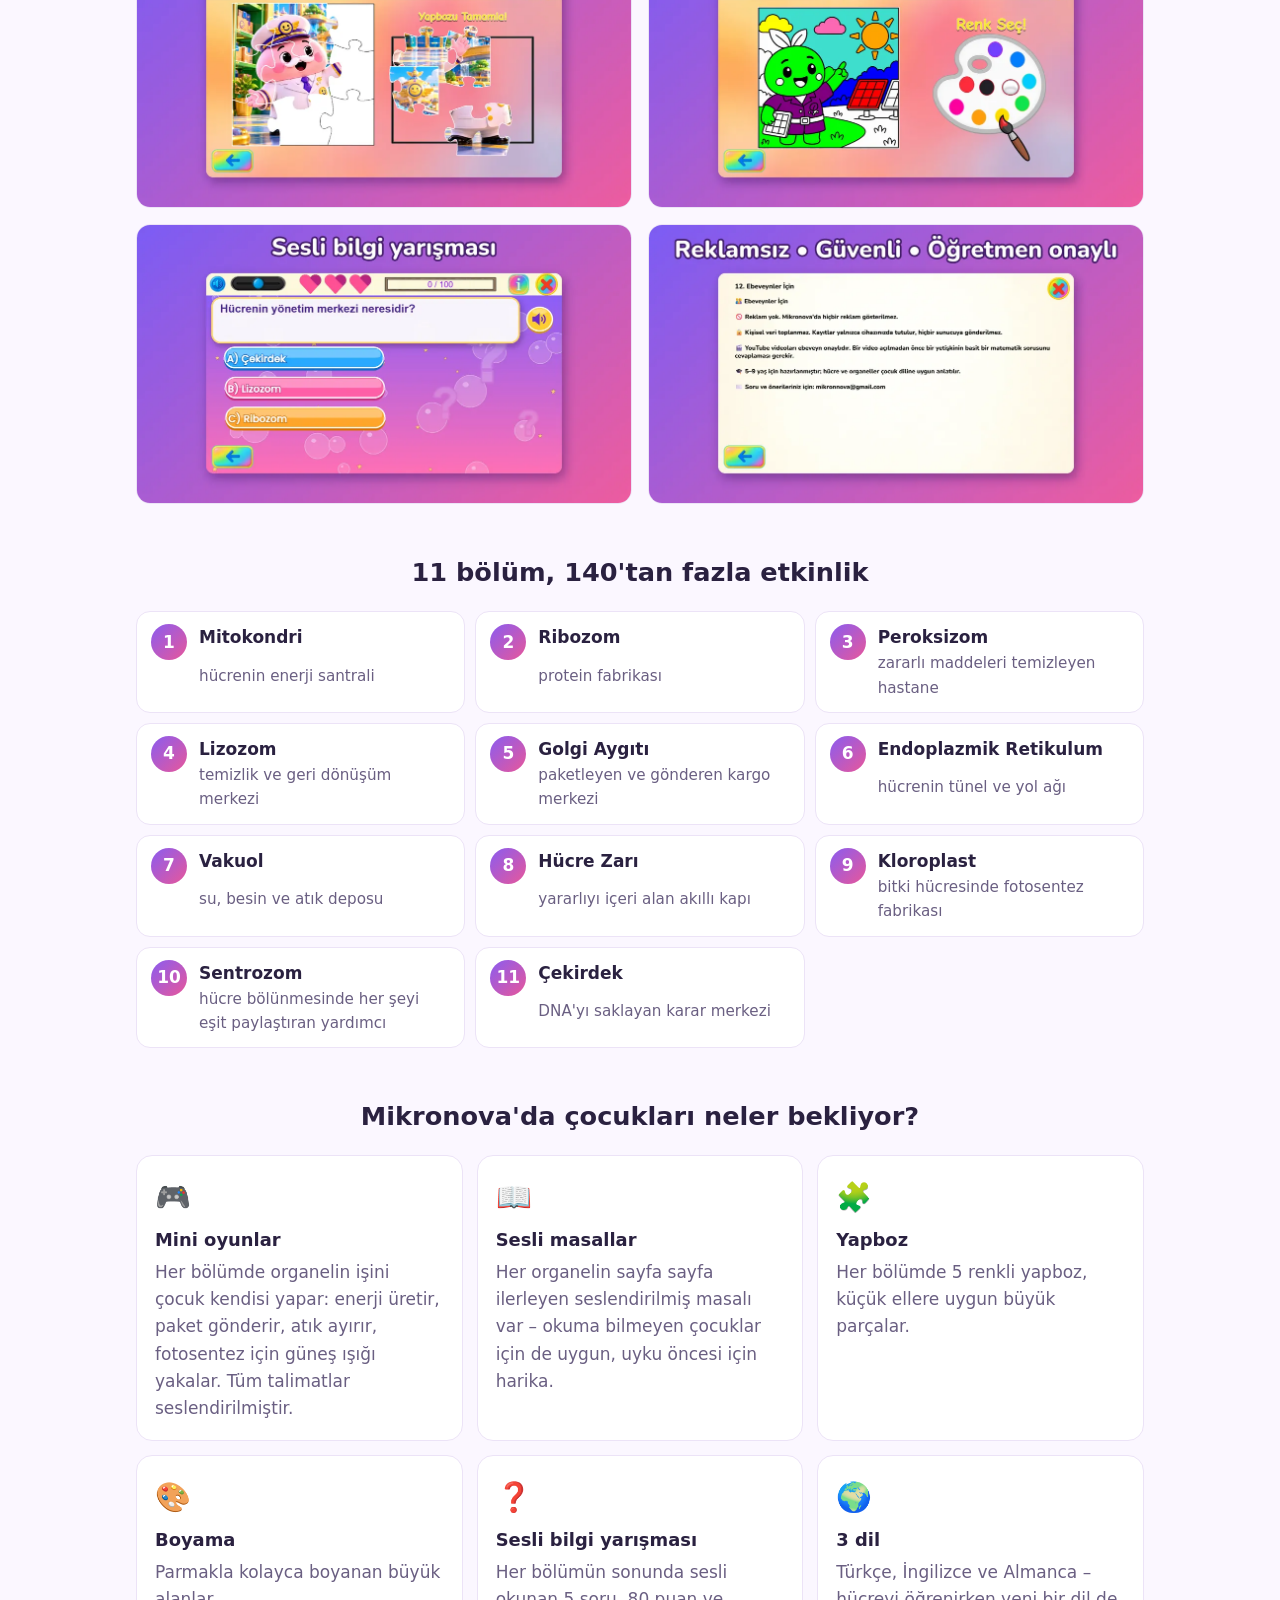
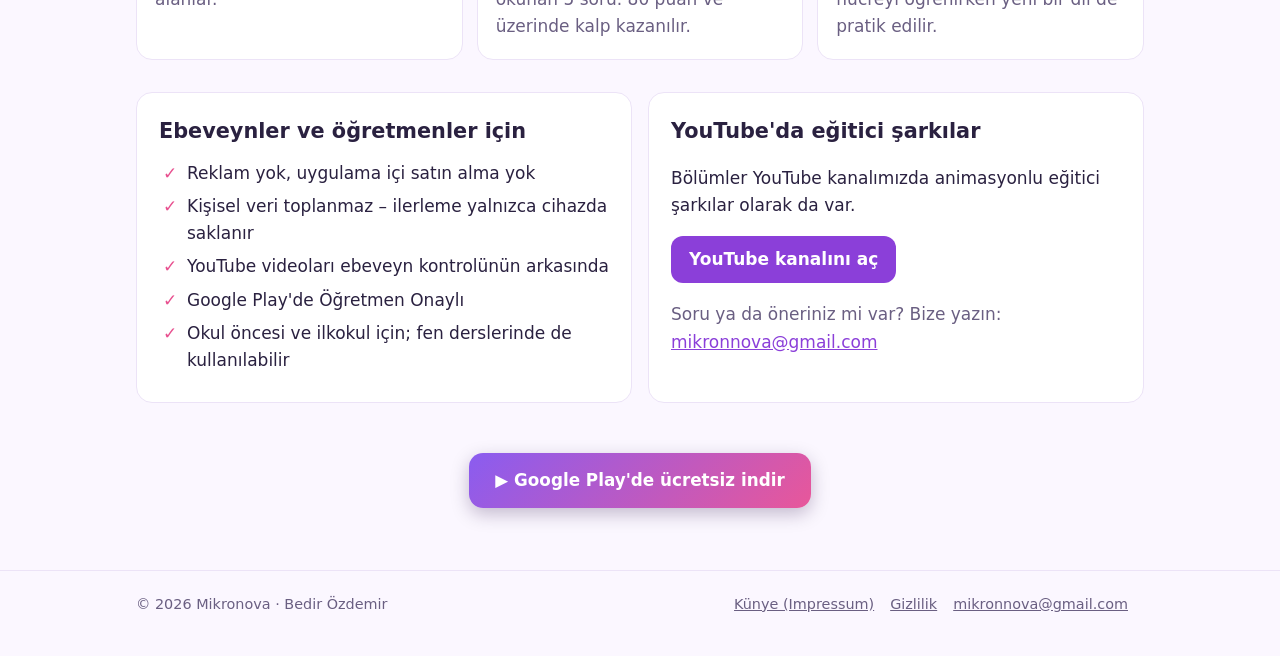
<file: tr.html>
<!doctype html>
<html lang="tr">
<head>
  <meta charset="utf-8">
  <meta name="viewport" content="width=device-width, initial-scale=1">
  <title>Mikronova – Hücre Macerası: Çocuklar İçin Eğitici Fen Oyunu (5–9 yaş)</title>
  <meta name="description" content="Mikronova: 5–9 yaş çocuklar için reklamsız, eğitici fen oyunu. Hücreyi 11 bölümde mini oyunlar, sesli masallar, yapboz, boyama ve sesli bilgi yarışmasıyla keşfet. Google Play&#x27;de Öğretmen Onaylı.">
  <link rel="canonical" href="https://mikronova-app.github.io/tr.html">
  <link rel="alternate" hreflang="en" href="https://mikronova-app.github.io/">
  <link rel="alternate" hreflang="de" href="https://mikronova-app.github.io/de.html">
  <link rel="alternate" hreflang="tr" href="https://mikronova-app.github.io/tr.html">
  <link rel="alternate" hreflang="x-default" href="https://mikronova-app.github.io/">
  <meta property="og:type" content="website">
  <meta property="og:title" content="Mikronova – Hücre Macerası: Çocuklar İçin Eğitici Fen Oyunu (5–9 yaş)">
  <meta property="og:description" content="Mikronova: 5–9 yaş çocuklar için reklamsız, eğitici fen oyunu. Hücreyi 11 bölümde mini oyunlar, sesli masallar, yapboz, boyama ve sesli bilgi yarışmasıyla keşfet. Google Play&#x27;de Öğretmen Onaylı.">
  <meta property="og:image" content="https://mikronova-app.github.io/img/og.jpg">
  <meta property="og:url" content="https://mikronova-app.github.io/tr.html">
  <meta name="twitter:card" content="summary_large_image">
  <link rel="stylesheet" href="style.css">
  <link rel="icon" href="img/icon.png">
  <script type="application/ld+json">{"@context": "https://schema.org", "@type": "MobileApplication", "name": "Mikronova", "operatingSystem": "Android", "applicationCategory": "EducationalApplication", "inLanguage": ["en", "de", "tr"], "url": "https://mikronova-app.github.io/tr.html", "installUrl": "https://play.google.com/store/apps/details?id=com.micronova.mikronova", "description": "Mikronova: 5–9 yaş çocuklar için reklamsız, eğitici fen oyunu. Hücreyi 11 bölümde mini oyunlar, sesli masallar, yapboz, boyama ve sesli bilgi yarışmasıyla keşfet. Google Play'de Öğretmen Onaylı.", "image": "https://mikronova-app.github.io/img/og.jpg", "offers": {"@type": "Offer", "price": "0", "priceCurrency": "EUR"}, "author": {"@type": "Person", "name": "Bedir Özdemir"}, "audience": {"@type": "PeopleAudience", "suggestedMinAge": 5, "suggestedMaxAge": 9}}</script>
</head>
<body>
<header class="top">
  <div class="wrap bar">
    <a class="brand" href="tr.html"><img src="img/icon.png" alt="" width="36" height="36">Mikronova</a>
    <nav class="lang" aria-label="Dil"><a href="index.html" hreflang="en" lang="en">EN</a><a href="de.html" hreflang="de" lang="de">DE</a><a href="tr.html" hreflang="tr" lang="tr" aria-current="page">TR</a></nav>
  </div>
</header>
<main>
  <section class="hero">
    <div class="wrap">
      <img class="banner" src="img/banner-tr.webp" alt="Mikronova" width="1024" height="500">
      <h1>Hücrenin içini keşfet!</h1>
      <p class="lead">5–9 yaş çocuklar için reklamsız ve güvenli bir fen oyunu. Mikroniş ve arkadaşlarıyla çocuklar, mitokondriden çekirdeğe kadar organellerin ne işe yaradığını oynayarak öğrenir.</p>
      <a class="play" href="https://play.google.com/store/apps/details?id=com.micronova.mikronova" rel="noopener">▶ Google Play&#x27;de ücretsiz indir</a>
      <ul class="badges"><li>Google Play&#x27;de Öğretmen Onaylı</li><li>Reklam yok</li><li>Uygulama içi satın alma yok</li><li>Türkçe · İngilizce · Almanca</li></ul>
    </div>
  </section>

  <section class="wrap">
    <h2>Oyundan kareler</h2>
    <div class="shots">
      <figure><img src="img/shot1-tr.webp" alt="Hücrenin içini keşfet!" loading="lazy" width="1000" height="563"></figure>
      <figure><img src="img/shot2-tr.webp" alt="Organelin işini sen yap!" loading="lazy" width="1000" height="563"></figure>
      <figure><img src="img/shot3-tr.webp" alt="11 mini oyun" loading="lazy" width="1000" height="563"></figure>
      <figure><img src="img/shot4-tr.webp" alt="Sesli masallar – 3 dilde" loading="lazy" width="1000" height="563"></figure>
      <figure><img src="img/shot5-tr.webp" alt="Yapbozla öğren" loading="lazy" width="1000" height="563"></figure>
      <figure><img src="img/shot6-tr.webp" alt="Boya, hayal et!" loading="lazy" width="1000" height="563"></figure>
      <figure><img src="img/shot7-tr.webp" alt="Sesli bilgi yarışması" loading="lazy" width="1000" height="563"></figure>
      <figure><img src="img/shot8-tr.webp" alt="Reklamsız • Güvenli • Öğretmen onaylı" loading="lazy" width="1000" height="563"></figure>
    </div>
  </section>

  <section class="wrap">
    <h2>11 bölüm, 140&#x27;tan fazla etkinlik</h2>
    <ol class="org">
      <li><span class="n">1</span><strong>Mitokondri</strong><span>hücrenin enerji santrali</span></li>
      <li><span class="n">2</span><strong>Ribozom</strong><span>protein fabrikası</span></li>
      <li><span class="n">3</span><strong>Peroksizom</strong><span>zararlı maddeleri temizleyen hastane</span></li>
      <li><span class="n">4</span><strong>Lizozom</strong><span>temizlik ve geri dönüşüm merkezi</span></li>
      <li><span class="n">5</span><strong>Golgi Aygıtı</strong><span>paketleyen ve gönderen kargo merkezi</span></li>
      <li><span class="n">6</span><strong>Endoplazmik Retikulum</strong><span>hücrenin tünel ve yol ağı</span></li>
      <li><span class="n">7</span><strong>Vakuol</strong><span>su, besin ve atık deposu</span></li>
      <li><span class="n">8</span><strong>Hücre Zarı</strong><span>yararlıyı içeri alan akıllı kapı</span></li>
      <li><span class="n">9</span><strong>Kloroplast</strong><span>bitki hücresinde fotosentez fabrikası</span></li>
      <li><span class="n">10</span><strong>Sentrozom</strong><span>hücre bölünmesinde her şeyi eşit paylaştıran yardımcı</span></li>
      <li><span class="n">11</span><strong>Çekirdek</strong><span>DNA&#x27;yı saklayan karar merkezi</span></li>
    </ol>
  </section>

  <section class="wrap">
    <h2>Mikronova&#x27;da çocukları neler bekliyor?</h2>
    <div class="feat">
      <div class="f"><div class="ic" aria-hidden="true">🎮</div><h3>Mini oyunlar</h3><p>Her bölümde organelin işini çocuk kendisi yapar: enerji üretir, paket gönderir, atık ayırır, fotosentez için güneş ışığı yakalar. Tüm talimatlar seslendirilmiştir.</p></div>
      <div class="f"><div class="ic" aria-hidden="true">📖</div><h3>Sesli masallar</h3><p>Her organelin sayfa sayfa ilerleyen seslendirilmiş masalı var – okuma bilmeyen çocuklar için de uygun, uyku öncesi için harika.</p></div>
      <div class="f"><div class="ic" aria-hidden="true">🧩</div><h3>Yapboz</h3><p>Her bölümde 5 renkli yapboz, küçük ellere uygun büyük parçalar.</p></div>
      <div class="f"><div class="ic" aria-hidden="true">🎨</div><h3>Boyama</h3><p>Parmakla kolayca boyanan büyük alanlar.</p></div>
      <div class="f"><div class="ic" aria-hidden="true">❓</div><h3>Sesli bilgi yarışması</h3><p>Her bölümün sonunda sesli okunan 5 soru. 80 puan ve üzerinde kalp kazanılır.</p></div>
      <div class="f"><div class="ic" aria-hidden="true">🌍</div><h3>3 dil</h3><p>Türkçe, İngilizce ve Almanca – hücreyi öğrenirken yeni bir dil de pratik edilir.</p></div>
    </div>
  </section>

  <section class="wrap two">
    <div class="card">
      <h2>Ebeveynler ve öğretmenler için</h2>
      <ul class="check">
        <li>Reklam yok, uygulama içi satın alma yok</li>
        <li>Kişisel veri toplanmaz – ilerleme yalnızca cihazda saklanır</li>
        <li>YouTube videoları ebeveyn kontrolünün arkasında</li>
        <li>Google Play&#x27;de Öğretmen Onaylı</li>
        <li>Okul öncesi ve ilkokul için; fen derslerinde de kullanılabilir</li>
      </ul>
    </div>
    <div class="card">
      <h2>YouTube&#x27;da eğitici şarkılar</h2>
      <p>Bölümler YouTube kanalımızda animasyonlu eğitici şarkılar olarak da var.</p>
      <a class="btn" href="https://www.youtube.com/@mikronova" rel="noopener">YouTube kanalını aç</a>
      <p class="contact">Soru ya da öneriniz mi var? Bize yazın: <a href="mailto:mikronnova@gmail.com">mikronnova@gmail.com</a></p>
    </div>
  </section>

  <section class="wrap cta">
    <a class="play" href="https://play.google.com/store/apps/details?id=com.micronova.mikronova" rel="noopener">▶ Google Play&#x27;de ücretsiz indir</a>
  </section>
</main>
<footer>
  <div class="wrap foot">
    <span>© 2026 Mikronova · Bedir Özdemir</span>
    <nav><a href="impressum.html">Künye (Impressum)</a><a href="datenschutz.html#tr">Gizlilik</a><a href="mailto:mikronnova@gmail.com">mikronnova@gmail.com</a></nav>
  </div>
</footer>
</body>
</html>
</file>
<file: style.css>
:root {
  --bg: #fbf7ff;
  --card: #ffffff;
  --text: #2a2140;
  --muted: #6a5f82;
  --accent: #8b3fd9;
  --accent2: #e8508f;
  --line: #ece3f7;
  --hero1: #8a5cf0;
  --hero2: #e8579a;
  --chip: #f3eaff;
}
@media (prefers-color-scheme: dark) {
  :root {
    --bg: #15111f;
    --card: #1f1930;
    --text: #f1ecfb;
    --muted: #b3a8cc;
    --accent: #c9a2ff;
    --accent2: #ff86b8;
    --line: #322a47;
    --hero1: #4b2f8f;
    --hero2: #8f2d63;
    --chip: #2a2140;
  }
}
* { box-sizing: border-box; }
html { -webkit-text-size-adjust: 100%; }
body { margin: 0; background: var(--bg); color: var(--text); font: 17px/1.6 system-ui, -apple-system, "Segoe UI", Roboto, Arial, sans-serif; }
img { max-width: 100%; height: auto; }
a { color: var(--accent); }
.wrap { max-width: 1040px; margin: 0 auto; padding: 0 16px; }

header.top { position: sticky; top: 0; z-index: 5; background: color-mix(in srgb, var(--bg) 88%, transparent); backdrop-filter: blur(8px); border-bottom: 1px solid var(--line); }
.bar { display: flex; align-items: center; justify-content: space-between; height: 60px; }
.brand { display: flex; align-items: center; gap: 10px; font-weight: 800; font-size: 1.25rem; color: var(--text); text-decoration: none; }
.brand img { border-radius: 9px; }
.lang a { margin-left: 6px; padding: 4px 9px; border-radius: 8px; font-size: .85rem; font-weight: 700; color: var(--muted); text-decoration: none; }
.lang a[aria-current] { background: var(--chip); color: var(--accent); }

.hero { background: linear-gradient(135deg, var(--hero1), var(--hero2)); color: #fff; padding: 28px 0 40px; text-align: center; }
.banner { display: block; width: 100%; max-width: 820px; margin: 0 auto 20px; border-radius: 18px; box-shadow: 0 10px 30px rgba(40, 10, 80, .3); }
.hero h1 { font-size: clamp(1.9rem, 5vw, 2.8rem); line-height: 1.15; margin: 0 0 12px; }
.hero .lead { max-width: 680px; margin: 0 auto; font-size: 1.12rem; opacity: .95; }
.play { display: inline-block; margin: 22px 0 6px; padding: 14px 26px; border-radius: 14px; background: #fff; color: #6a2bc0 !important; font-weight: 800; font-size: 1.05rem; text-decoration: none; box-shadow: 0 6px 18px rgba(30, 0, 60, .25); }
.play:hover { transform: translateY(-1px); }
.badges { list-style: none; padding: 0; margin: 14px 0 0; display: flex; flex-wrap: wrap; justify-content: center; gap: 8px; }
.badges li { background: rgba(255, 255, 255, .18); border: 1px solid rgba(255, 255, 255, .35); padding: 4px 12px; border-radius: 999px; font-size: .9rem; }

main h2 { font-size: 1.6rem; margin: 48px 0 18px; text-align: center; }
.shots { display: grid; grid-template-columns: 1fr; gap: 16px; }
@media (min-width: 680px) { .shots { grid-template-columns: 1fr 1fr; } }
.shots figure { margin: 0; }
.shots img { display: block; width: 100%; border-radius: 14px; border: 1px solid var(--line); }

.org { list-style: none; padding: 0; margin: 0; display: grid; grid-template-columns: 1fr; gap: 10px; }
@media (min-width: 680px) { .org { grid-template-columns: 1fr 1fr; } }
@media (min-width: 960px) { .org { grid-template-columns: 1fr 1fr 1fr; } }
.org li { display: grid; grid-template-columns: 36px 1fr; column-gap: 12px; align-items: start; background: var(--card); border: 1px solid var(--line); border-radius: 14px; padding: 12px 14px; }
.org .n { grid-row: span 2; width: 36px; height: 36px; border-radius: 50%; display: grid; place-items: center; font-weight: 800; color: #fff; background: linear-gradient(135deg, var(--hero1), var(--hero2)); }
.org li span:last-child { color: var(--muted); font-size: .95rem; }

.feat { display: grid; grid-template-columns: 1fr; gap: 14px; }
@media (min-width: 680px) { .feat { grid-template-columns: 1fr 1fr; } }
@media (min-width: 960px) { .feat { grid-template-columns: 1fr 1fr 1fr; } }
.f { background: var(--card); border: 1px solid var(--line); border-radius: 16px; padding: 18px; }
.f .ic { font-size: 1.8rem; }
.f h3 { margin: 6px 0 4px; font-size: 1.12rem; }
.f p { margin: 0; color: var(--muted); }

.two { display: grid; grid-template-columns: 1fr; gap: 16px; margin-top: 32px; }
@media (min-width: 820px) { .two { grid-template-columns: 1fr 1fr; } }
.card { background: var(--card); border: 1px solid var(--line); border-radius: 16px; padding: 22px; }
.card h2 { margin: 0 0 12px; text-align: left; font-size: 1.3rem; }
.check { list-style: none; padding: 0; margin: 0; }
.check li { padding-left: 28px; position: relative; margin: 6px 0; }
.check li::before { content: "✓"; position: absolute; left: 4px; color: var(--accent2); font-weight: 800; }
.btn { display: inline-block; padding: 10px 18px; border-radius: 12px; background: var(--accent); color: #fff !important; font-weight: 700; text-decoration: none; }
.contact { margin-top: 18px; color: var(--muted); }
.cta { text-align: center; padding: 28px 16px 8px; }
.cta .play { background: linear-gradient(135deg, var(--hero1), var(--hero2)); color: #fff !important; }

.doc { max-width: 760px; padding-top: 32px; padding-bottom: 32px; }
.doc h1 { font-size: 1.9rem; line-height: 1.2; }
.doc h2 { text-align: left; font-size: 1.2rem; margin: 28px 0 8px; }
.doc address { font-style: normal; }
.doc hr { border: none; border-top: 1px solid var(--line); margin: 40px 0; }
.muted { color: var(--muted); }

footer { margin-top: 48px; border-top: 1px solid var(--line); color: var(--muted); font-size: .9rem; }
.foot { display: flex; flex-wrap: wrap; justify-content: space-between; gap: 12px; padding: 22px 16px 40px; }
.foot nav a { color: var(--muted); margin-right: 16px; }
</file>
